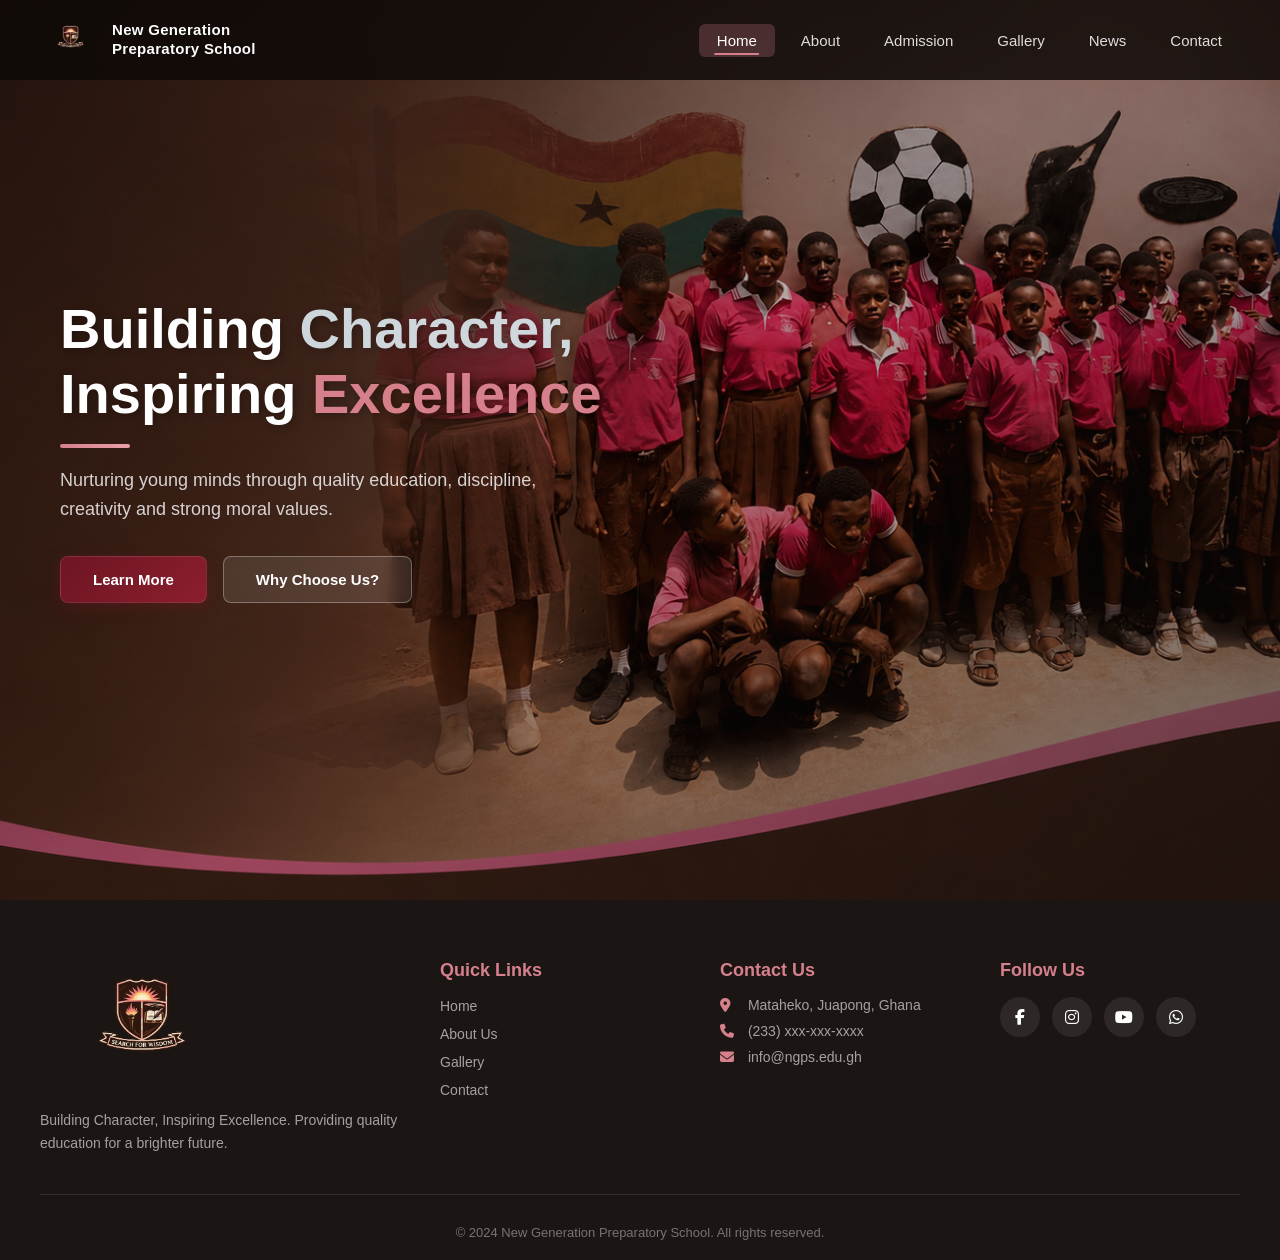
<file: index.html>
<!DOCTYPE html>
<html lang="en">
<head>
  <meta charset="UTF-8">
  <meta name="viewport" content="width=device-width, initial-scale=1.0">
  <title>New Generation Preparatory School</title>
  <link rel="stylesheet" href="https://cdnjs.cloudflare.com/ajax/libs/font-awesome/6.5.0/css/all.min.css">
  <link rel="stylesheet" href="./css/homePage.css">
</head>
<body>
    <div class="hero-overlay"></div>

    <header class="navbar">
      <div class="brand">
        <a href="index.html">
          <img src="./images/download.png" alt="School logo" width="60">
          <span class="brand-name">New Generation<br>Preparatory School</span>
        </a>
      </div>
      <button class="hamburger" aria-label="Toggle navigation">
        <i class="fa fa-bars"></i>
      </button>
      <nav class="nav-links" role="navigation">
        <a href="index.html" class="active">Home</a>
        <a href="./pages/aboutPage.html">About</a>
        <a href="./pages/admission.html">Admission</a>
        <a href="./pages/gallery.html">Gallery</a>
        <a href="./pages/news.html">News</a>
        <a href="./pages/contact.html">Contact</a>
      </nav>
    </header>

    <main class="hero">
      <div class="contentArea">
        <h1>
          Building <span class="highlight-light">Character,</span>
          <br />
          Inspiring <span class="highlight-accent">Excellence</span>
        </h1>
        <div class="short-line"></div>
        <p class="tagline">Nurturing young minds through quality education, discipline, creativity and strong moral values.</p>
        <div class="cta-buttons">
          <a class="btn-primary" href="./pages/aboutPage.html">Learn More</a>
          <a class="btn-secondary" href="./pages/aboutPage.html#whychooseus">Why Choose Us?</a>
        </div>
      </div>
    </main>

    <footer class="site-footer">
      <div class="footer-content">
        <div class="footer-brand">
          <img src="./images/download.png" alt="School logo" width="200">
          <p class="footer-desc">Building Character, Inspiring Excellence. Providing quality education for a brighter future.</p>
        </div>
        <div class="footer-links">
          <h3>Quick Links</h3>
          <ul>
            <li><a href="index.html">Home</a></li>
            <li><a href="./pages/aboutPage.html">About Us</a></li>
            <li><a href="./pages/gallery.html">Gallery</a></li>
            <li><a href="./pages/contact.html">Contact</a></li>
          </ul>
        </div>
        <div class="footer-contact">
          <h3>Contact Us</h3>
          <ul>
            <li><i class="fa fa-location-dot"></i> Mataheko, Juapong, Ghana</li>
            <li><i class="fa fa-phone"></i> (233) xxx-xxx-xxxx</li>
            <li><i class="fa fa-envelope"></i> info@ngps.edu.gh</li>
          </ul>
        </div>
        <div class="footer-social">
          <h3>Follow Us</h3>
          <div class="social-icons">
            <a href="#"><i class="fab fa-facebook-f"></i></a>
            <a href="#"><i class="fab fa-instagram"></i></a>
            <a href="#"><i class="fab fa-youtube"></i></a>
            <a href="#"><i class="fab fa-whatsapp"></i></a>
          </div>
        </div>
      </div>
      <div class="footer-bottom">
        <p>&copy; 2024 New Generation Preparatory School. All rights reserved.</p>
      </div>
    </footer>

    <script src="./js/nav.js"></script>
</body>
</html>
</file>
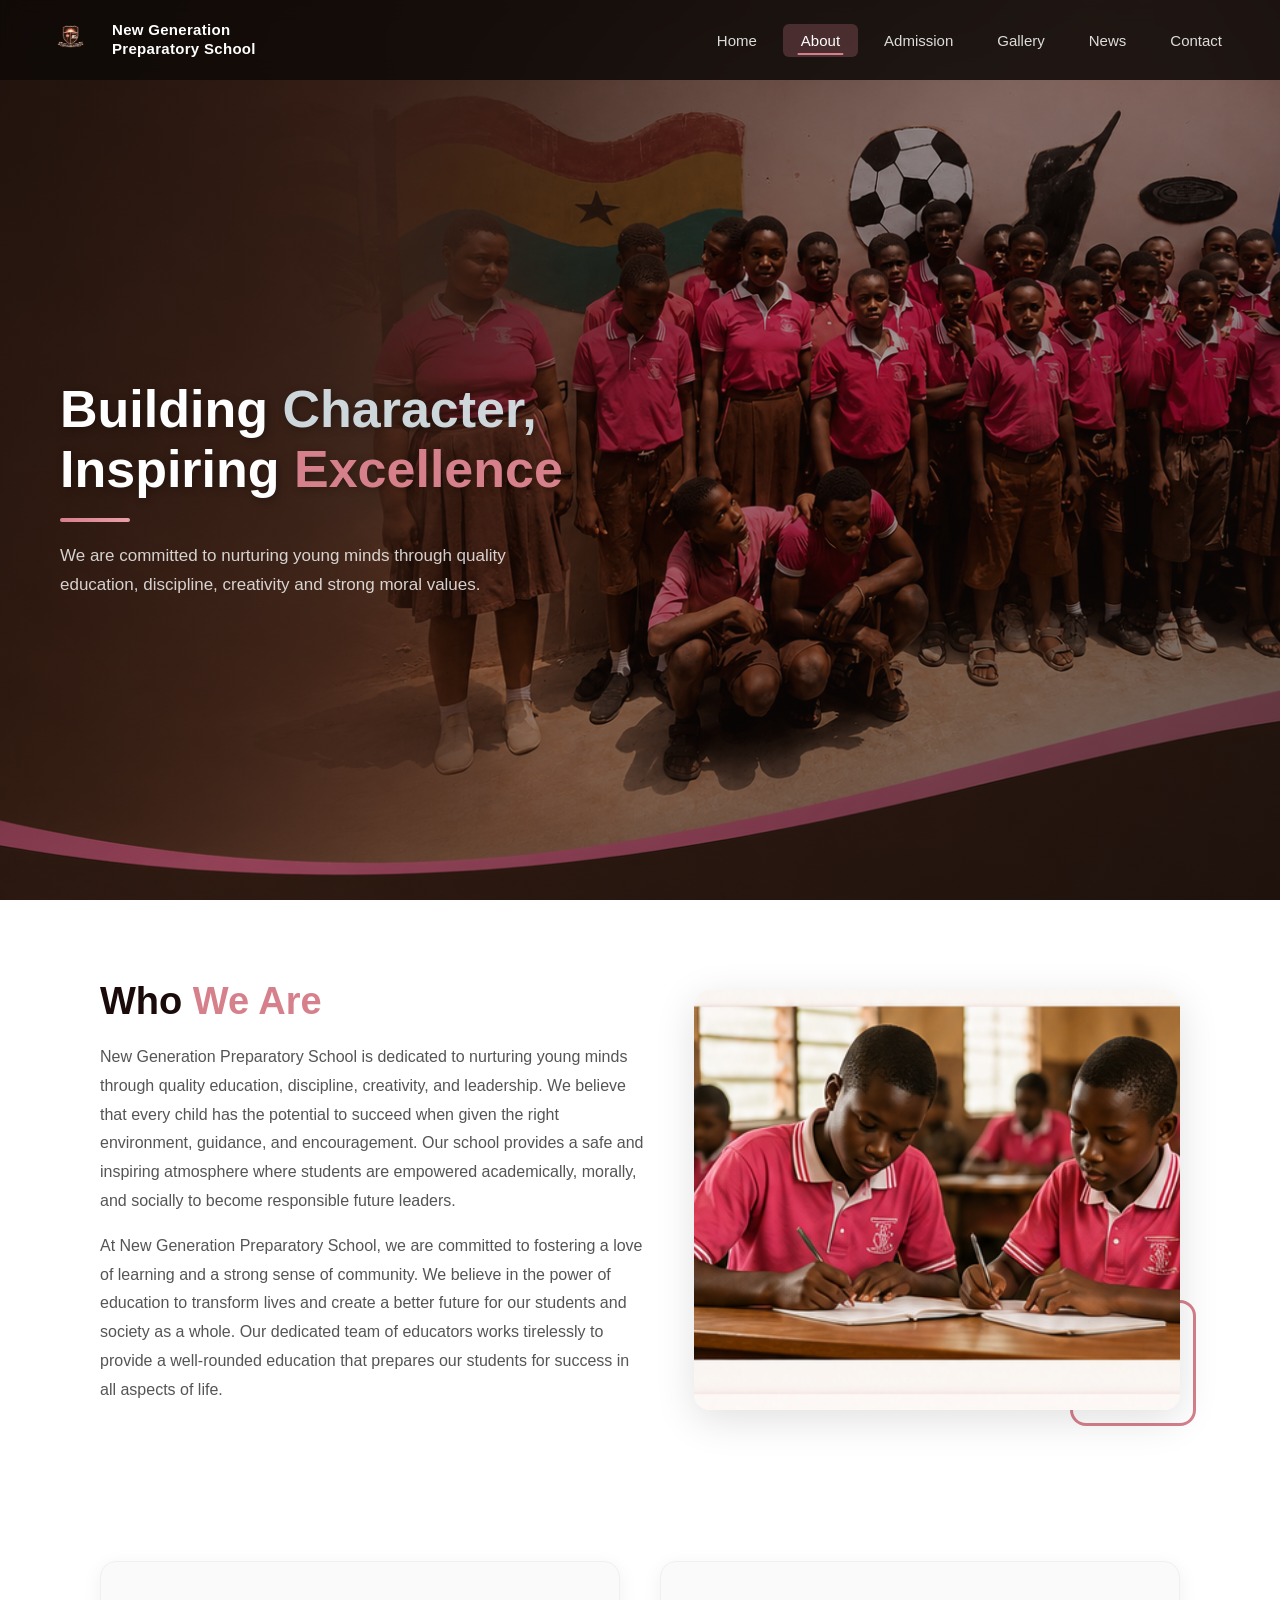
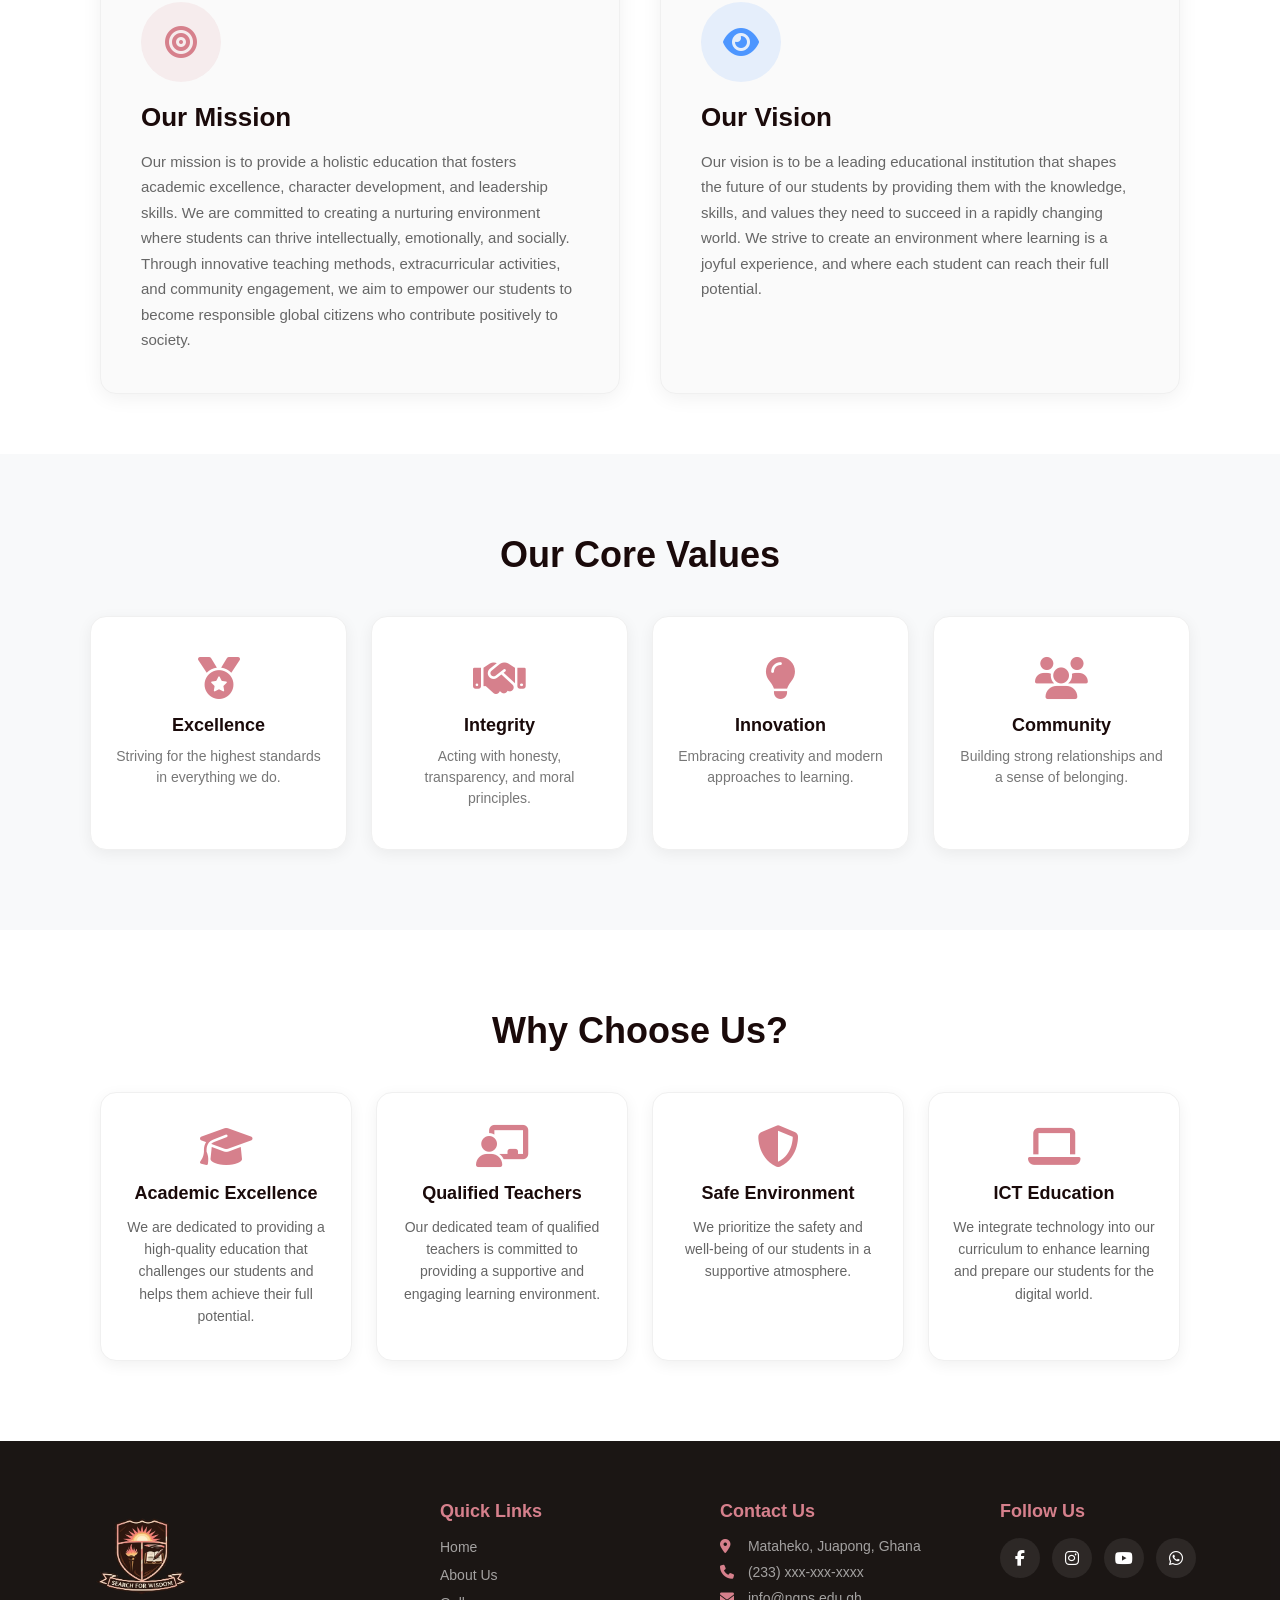
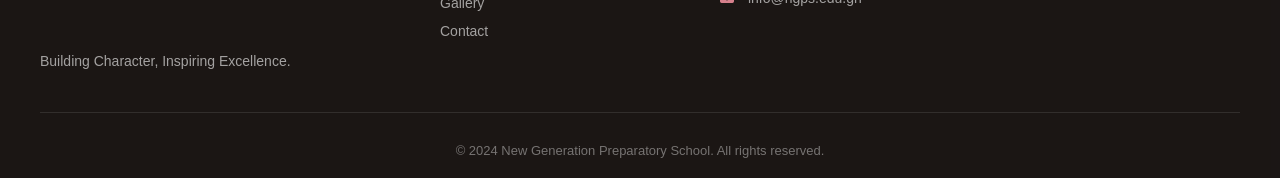
<file: pages/aboutPage.html>
<!DOCTYPE html>
<html lang="en">
  <head>
    <meta charset="UTF-8" />
    <meta name="viewport" content="width=device-width, initial-scale=1.0" />
    <title>About Us - New Generation Preparatory School</title>
    <link
      rel="stylesheet"
      href="https://cdnjs.cloudflare.com/ajax/libs/font-awesome/6.5.0/css/all.min.css"
    />
    <link rel="stylesheet" href="../css/aboutPage.css" />
  </head>
  <body>
    <header class="navbar">
      <div class="brand">
        <a href="../index.html">
          <img src="../images/download.png" alt="School logo" width="60" />
          <span class="brand-name">New Generation<br />Preparatory School</span>
        </a>
      </div>
      <button class="hamburger" aria-label="Toggle navigation">
        <i class="fa fa-bars"></i>
      </button>
      <nav class="nav-links" role="navigation">
        <a href="../index.html">Home</a>
        <a href="../pages/aboutPage.html" class="active">About</a>
        <a href="../pages/admission.html">Admission</a>
        <a href="../pages/gallery.html">Gallery</a>
        <a href="../pages/news.html">News</a>
        <a href="../pages/contact.html">Contact</a>
      </nav>
    </header>

    <div class="topbox">
      <div class="info">
        <h1>
          Building <span class="highlight-light">Character,</span>
          <br />
          Inspiring <span class="highlight-accent">Excellence</span>
        </h1>
        <div class="shortline"></div>
        <p class="paragraph">
          We are committed to nurturing young minds through quality education,
          discipline, creativity and strong moral values.
        </p>
      </div>
    </div>

    <section class="about-section">
      <div class="about-intro">
        <div class="about-text">
          <h2>Who <span>We Are</span></h2>
          <p>
            New Generation Preparatory School is dedicated to nurturing young
            minds through quality education, discipline, creativity, and
            leadership. We believe that every child has the potential to succeed
            when given the right environment, guidance, and encouragement. Our
            school provides a safe and inspiring atmosphere where students are
            empowered academically, morally, and socially to become responsible
            future leaders.
          </p>
          <p>
            At New Generation Preparatory School, we are committed to fostering
            a love of learning and a strong sense of community. We believe in
            the power of education to transform lives and create a better future
            for our students and society as a whole. Our dedicated team of
            educators works tirelessly to provide a well-rounded education that
            prepares our students for success in all aspects of life.
          </p>
        </div>
        <div class="about-image">
          <img
            src="../images/classroom_students.png"
            alt="Students in classroom"
          />
        </div>
      </div>

      <div class="missionvision">
        <div class="mission">
          <div class="icon-circle mission-icon">
            <i class="fa fa-bullseye"></i>
          </div>
          <h2>Our Mission</h2>
          <p>
            Our mission is to provide a holistic education that fosters academic
            excellence, character development, and leadership skills. We are
            committed to creating a nurturing environment where students can
            thrive intellectually, emotionally, and socially. Through innovative
            teaching methods, extracurricular activities, and community
            engagement, we aim to empower our students to become responsible
            global citizens who contribute positively to society.
          </p>
        </div>

        <div class="vision">
          <div class="icon-circle vision-icon">
            <i class="fa fa-eye"></i>
          </div>
          <h2>Our Vision</h2>
          <p>
            Our vision is to be a leading educational institution that shapes
            the future of our students by providing them with the knowledge,
            skills, and values they need to succeed in a rapidly changing world.
            We strive to create an environment where learning is a joyful
            experience, and where each student can reach their full potential.
          </p>
        </div>
      </div>

      <div class="values">
        <h2>Our Core Values</h2>
        <div class="values-grid">
          <div class="value-card">
            <i class="fa fa-medal"></i>
            <h3>Excellence</h3>
            <p>Striving for the highest standards in everything we do.</p>
          </div>
          <div class="value-card">
            <i class="fa fa-handshake"></i>
            <h3>Integrity</h3>
            <p>Acting with honesty, transparency, and moral principles.</p>
          </div>
          <div class="value-card">
            <i class="fa fa-lightbulb"></i>
            <h3>Innovation</h3>
            <p>Embracing creativity and modern approaches to learning.</p>
          </div>
          <div class="value-card">
            <i class="fa fa-users"></i>
            <h3>Community</h3>
            <p>Building strong relationships and a sense of belonging.</p>
          </div>
        </div>
      </div>

      <section id="whychooseus" class="why-section">
        <h2>Why Choose Us?</h2>
        <div class="cards">
          <div class="card">
            <i class="fa fa-graduation-cap"></i>
            <h3>Academic Excellence</h3>
            <p>
              We are dedicated to providing a high-quality education that
              challenges our students and helps them achieve their full
              potential.
            </p>
          </div>
          <div class="card">
            <i class="fa fa-chalkboard-teacher"></i>
            <h3>Qualified Teachers</h3>
            <p>
              Our dedicated team of qualified teachers is committed to providing
              a supportive and engaging learning environment.
            </p>
          </div>
          <div class="card">
            <i class="fa fa-shield-halved"></i>
            <h3>Safe Environment</h3>
            <p>
              We prioritize the safety and well-being of our students in a
              supportive atmosphere.
            </p>
          </div>
          <div class="card">
            <i class="fa fa-laptop"></i>
            <h3>ICT Education</h3>
            <p>
              We integrate technology into our curriculum to enhance learning
              and prepare our students for the digital world.
            </p>
          </div>
        </div>
      </section>
    </section>

    <footer class="site-footer">
      <div class="footer-content">
        <div class="footer-brand">
          <img src="../images/download.png" alt="School logo" width="200" />
          <p class="footer-desc">Building Character, Inspiring Excellence.</p>
        </div>
        <div class="footer-links">
          <h3>Quick Links</h3>
          <ul>
            <li><a href="../index.html">Home</a></li>
            <li><a href="../pages/aboutPage.html">About Us</a></li>
            <li><a href="../pages/gallery.html">Gallery</a></li>
            <li><a href="../pages/contact.html">Contact</a></li>
          </ul>
        </div>
        <div class="footer-contact">
          <h3>Contact Us</h3>
          <ul>
            <li><i class="fa fa-location-dot"></i> Mataheko, Juapong, Ghana</li>
            <li><i class="fa fa-phone"></i> (233) xxx-xxx-xxxx</li>
            <li><i class="fa fa-envelope"></i> info@ngps.edu.gh</li>
          </ul>
        </div>
        <div class="footer-social">
          <h3>Follow Us</h3>
          <div class="social-icons">
            <a href="#"><i class="fab fa-facebook-f"></i></a>
            <a href="#"><i class="fab fa-instagram"></i></a>
            <a href="#"><i class="fab fa-youtube"></i></a>
            <a href="#"><i class="fab fa-whatsapp"></i></a>
          </div>
        </div>
      </div>
      <div class="footer-bottom">
        <p>
          &copy; 2024 New Generation Preparatory School. All rights reserved.
        </p>
      </div>
    </footer>

    <script src="../js/nav.js"></script>
  </body>
</html>
</file>
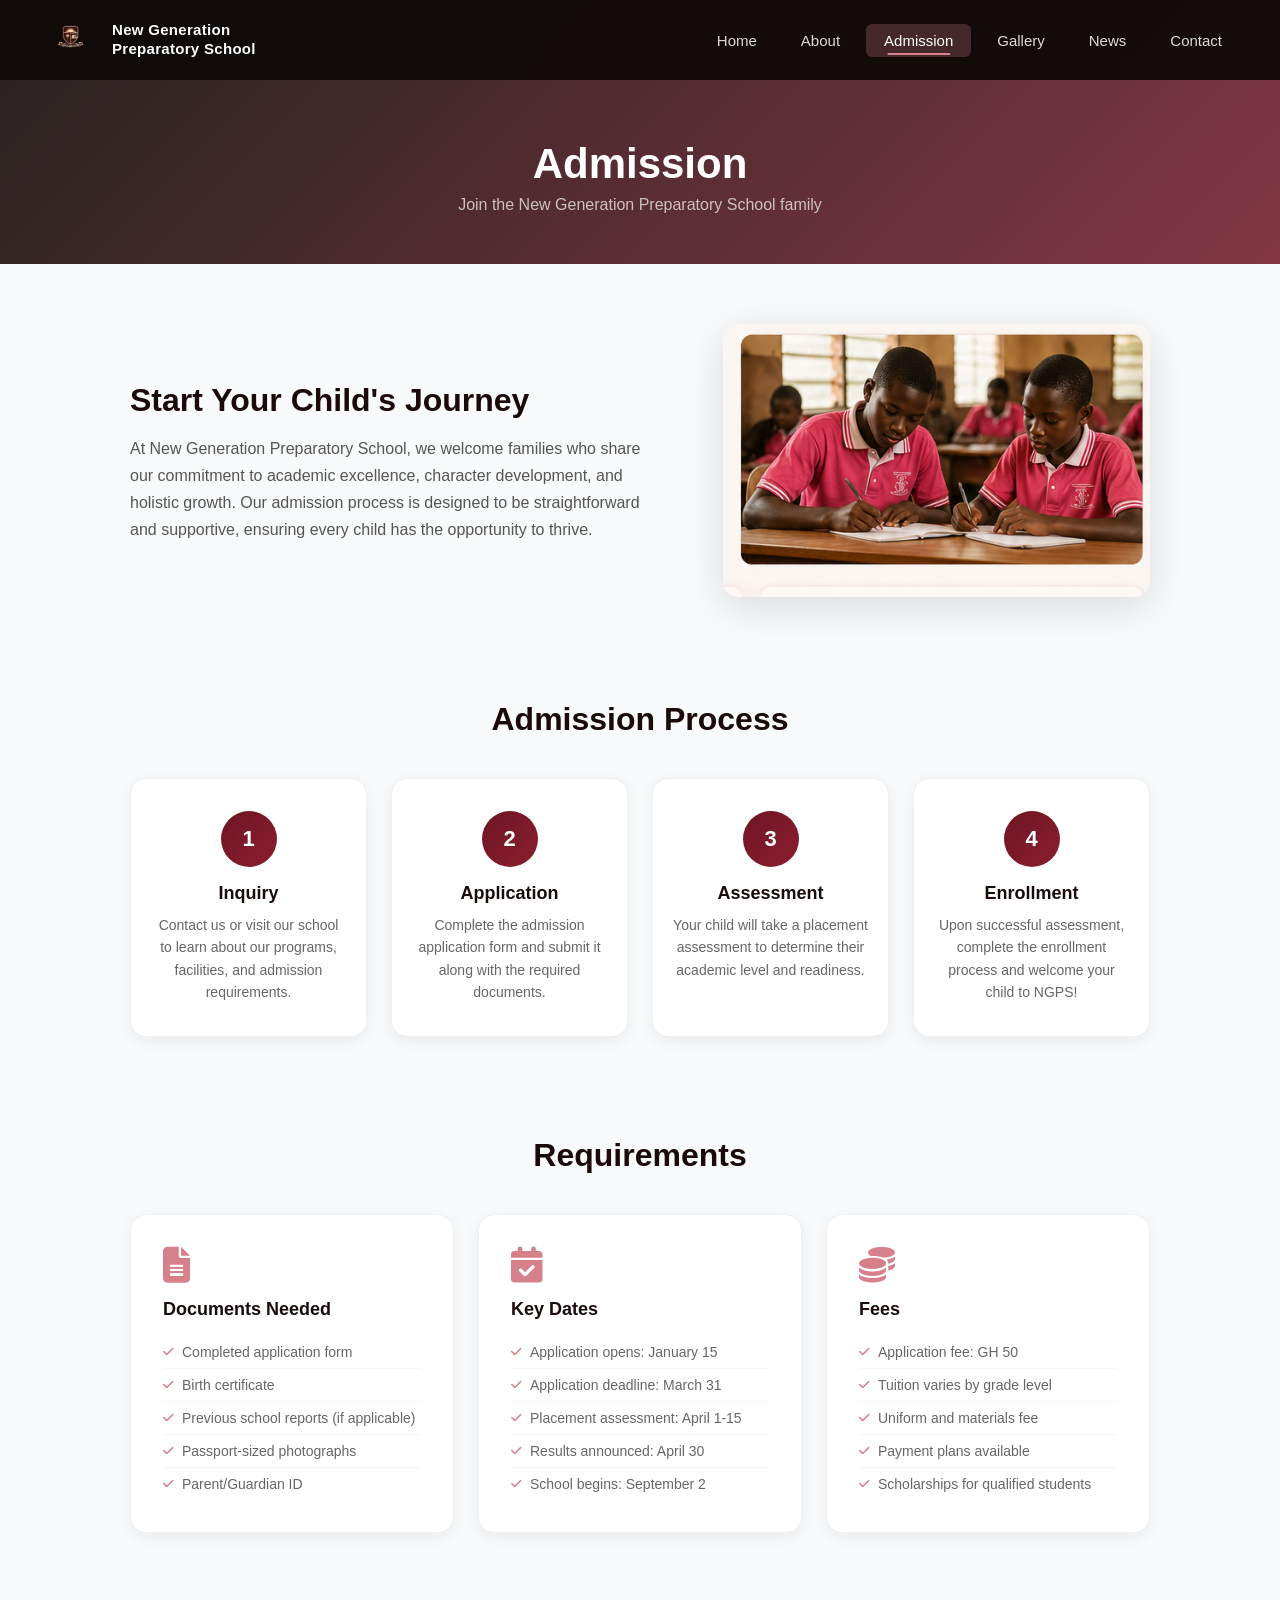
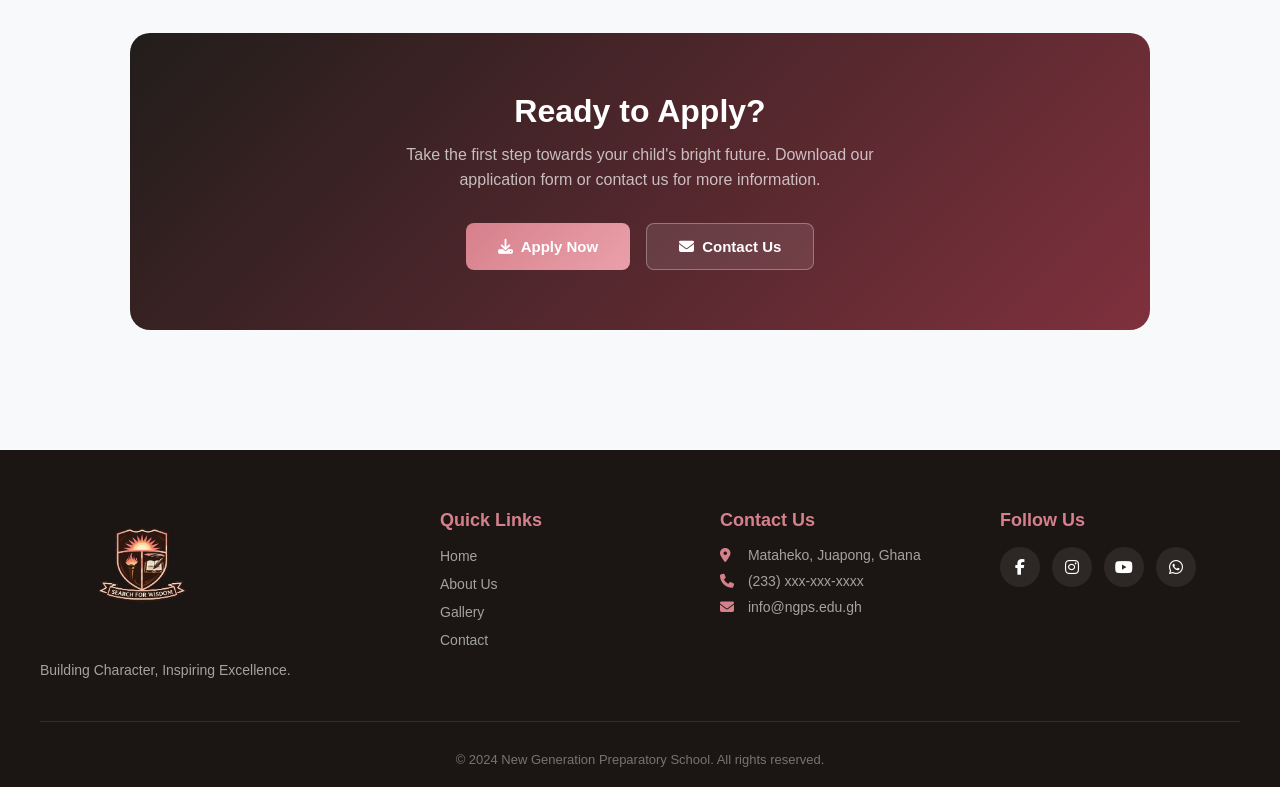
<file: pages/admission.html>
<!DOCTYPE html>
<html lang="en">
  <head>
    <meta charset="UTF-8" />
    <meta name="viewport" content="width=device-width, initial-scale=1.0" />
    <title>Admission - New Generation Preparatory School</title>
    <link
      rel="stylesheet"
      href="https://cdnjs.cloudflare.com/ajax/libs/font-awesome/6.5.0/css/all.min.css"
    />
    <link rel="stylesheet" href="../css/admission.css" />
  </head>
  <body>
    <header class="navbar">
      <div class="brand">
        <a href="../index.html">
          <img src="../images/download.png" alt="School logo" width="60" />
          <span class="brand-name">New Generation<br />Preparatory School</span>
        </a>
      </div>
      <button class="hamburger" aria-label="Toggle navigation">
        <i class="fa fa-bars"></i>
      </button>
      <nav class="nav-links" role="navigation">
        <a href="../index.html">Home</a>
        <a href="../pages/aboutPage.html">About</a>
        <a href="../pages/admission.html" class="active">Admission</a>
        <a href="../pages/gallery.html">Gallery</a>
        <a href="../pages/news.html">News</a>
        <a href="../pages/contact.html">Contact</a>
      </nav>
    </header>

    <main>
      <div class="page-hero">
        <h1>Admission</h1>
        <p>Join the New Generation Preparatory School family</p>
      </div>

      <div class="admission-content">
        <section class="intro-section">
          <div class="intro-text">
            <h2>Start Your Child's Journey</h2>
            <p>
              At New Generation Preparatory School, we welcome families who
              share our commitment to academic excellence, character
              development, and holistic growth. Our admission process is
              designed to be straightforward and supportive, ensuring every
              child has the opportunity to thrive.
            </p>
          </div>
          <div class="intro-image">
            <img
              src="../images/classroom_students.png"
              alt="Students at NGPS"
            />
          </div>
        </section>

        <section class="process-section">
          <h2>Admission Process</h2>
          <div class="process-steps">
            <div class="step">
              <div class="step-number">1</div>
              <h3>Inquiry</h3>
              <p>
                Contact us or visit our school to learn about our programs,
                facilities, and admission requirements.
              </p>
            </div>
            <div class="step">
              <div class="step-number">2</div>
              <h3>Application</h3>
              <p>
                Complete the admission application form and submit it along with
                the required documents.
              </p>
            </div>
            <div class="step">
              <div class="step-number">3</div>
              <h3>Assessment</h3>
              <p>
                Your child will take a placement assessment to determine their
                academic level and readiness.
              </p>
            </div>
            <div class="step">
              <div class="step-number">4</div>
              <h3>Enrollment</h3>
              <p>
                Upon successful assessment, complete the enrollment process and
                welcome your child to NGPS!
              </p>
            </div>
          </div>
        </section>

        <section class="requirements-section">
          <h2>Requirements</h2>
          <div class="requirements-grid">
            <div class="req-card">
              <i class="fa fa-file-lines"></i>
              <h3>Documents Needed</h3>
              <ul>
                <li>Completed application form</li>
                <li>Birth certificate</li>
                <li>Previous school reports (if applicable)</li>
                <li>Passport-sized photographs</li>
                <li>Parent/Guardian ID</li>
              </ul>
            </div>
            <div class="req-card">
              <i class="fa fa-calendar-check"></i>
              <h3>Key Dates</h3>
              <ul>
                <li>Application opens: January 15</li>
                <li>Application deadline: March 31</li>
                <li>Placement assessment: April 1-15</li>
                <li>Results announced: April 30</li>
                <li>School begins: September 2</li>
              </ul>
            </div>
            <div class="req-card">
              <i class="fa fa-coins"></i>
              <h3>Fees</h3>
              <ul>
                <li>Application fee: GH 50</li>
                <li>Tuition varies by grade level</li>
                <li>Uniform and materials fee</li>
                <li>Payment plans available</li>
                <li>Scholarships for qualified students</li>
              </ul>
            </div>
          </div>
        </section>

        <section class="cta-section">
          <div class="cta-box">
            <h2>Ready to Apply?</h2>
            <p>
              Take the first step towards your child's bright future. Download
              our application form or contact us for more information.
            </p>
            <div class="cta-buttons">
              <a href="./form.html" class="btn-primary"
                ><i class="fa fa-download"></i>Apply Now</a
              >
              <a href="../pages/contact.html" class="btn-secondary"
                ><i class="fa fa-envelope"></i> Contact Us</a
              >
            </div>
          </div>
        </section>
      </div>
    </main>

    <footer class="site-footer">
      <div class="footer-content">
        <div class="footer-brand">
          <img src="../images/download.png" alt="School logo" width="200" />
          <p class="footer-desc">Building Character, Inspiring Excellence.</p>
        </div>
        <div class="footer-links">
          <h3>Quick Links</h3>
          <ul>
            <li><a href="../index.html">Home</a></li>
            <li><a href="../pages/aboutPage.html">About Us</a></li>
            <li><a href="../pages/gallery.html">Gallery</a></li>
            <li><a href="../pages/contact.html">Contact</a></li>
          </ul>
        </div>
        <div class="footer-contact">
          <h3>Contact Us</h3>
          <ul>
            <li><i class="fa fa-location-dot"></i> Mataheko, Juapong, Ghana</li>
            <li><i class="fa fa-phone"></i> (233) xxx-xxx-xxxx</li>
            <li><i class="fa fa-envelope"></i> info@ngps.edu.gh</li>
          </ul>
        </div>
        <div class="footer-social">
          <h3>Follow Us</h3>
          <div class="social-icons">
            <a href="#"><i class="fab fa-facebook-f"></i></a>
            <a href="#"><i class="fab fa-instagram"></i></a>
            <a href="#"><i class="fab fa-youtube"></i></a>
            <a href="#"><i class="fab fa-whatsapp"></i></a>
          </div>
        </div>
      </div>
      <div class="footer-bottom">
        <p>
          &copy; 2024 New Generation Preparatory School. All rights reserved.
        </p>
      </div>
    </footer>

    <script src="../js/nav.js"></script>
  </body>
</html>
</file>
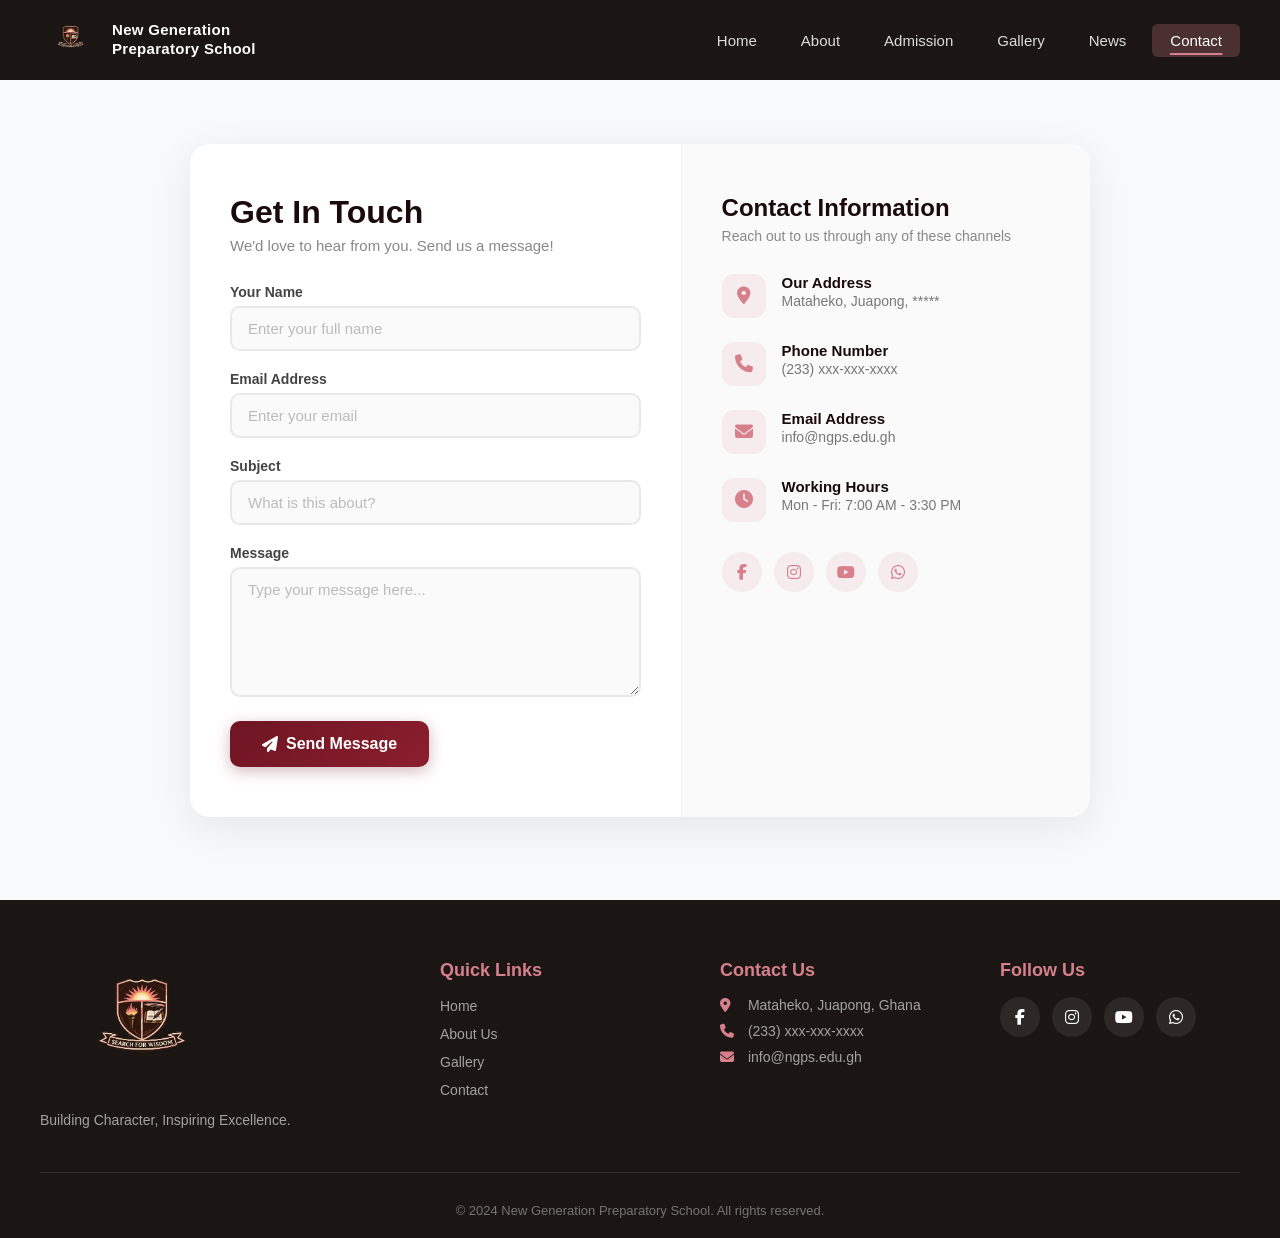
<file: pages/contact.html>
<!DOCTYPE html>
<html lang="en">
  <head>
    <meta charset="UTF-8" />
    <meta name="viewport" content="width=device-width, initial-scale=1.0" />
    <title>Contact Us - New Generation Preparatory School</title>
    <link
      rel="stylesheet"
      href="https://cdnjs.cloudflare.com/ajax/libs/font-awesome/6.5.0/css/all.min.css"
    />
    <link rel="stylesheet" href="../css/contact.css" />
  </head>
  <body>
    <header class="navbar">
      <div class="brand">
        <a href="../index.html">
          <img src="../images/download.png" alt="School logo" width="60" />
          <span class="brand-name">New Generation<br />Preparatory School</span>
        </a>
      </div>
      <button class="hamburger" aria-label="Toggle navigation">
        <i class="fa fa-bars"></i>
      </button>
      <nav class="nav-links" role="navigation">
        <a href="../index.html">Home</a>
        <a href="../pages/aboutPage.html">About</a>
        <a href="../pages/admission.html">Admission</a>
        <a href="../pages/gallery.html">Gallery</a>
        <a href="../pages/news.html">News</a>
        <a href="../pages/contact.html" class="active">Contact</a>
      </nav>
    </header>

    <main>
      <div class="mainbox">
        <div class="formbox">
          <h1>Get In Touch</h1>
          <p class="form-subtitle">
            We'd love to hear from you. Send us a message!
          </p>
          <form action="process-contact.php" method="post">
            <div class="form-group">
              <label for="name">Your Name</label>
              <input type="text" id="name" name="name" placeholder="Enter your full name" />
            </div>

            <div class="form-group">
              <label for="email">Email Address</label>
              <input type="email" id="email" name="email" placeholder="Enter your email" />
            </div>

            <div class="form-group">
              <label for="subject">Subject</label>
              <input
                type="text"
                id="subject"
                name="subject"
                placeholder="What is this about?"
              />
            </div>

            <div class="form-group">
              <label for="message">Message</label>
              <textarea
                id="message"
                rows="6"
                name="message"
                placeholder="Type your message here..."
              ></textarea>
            </div>

            <button class="submit" type="submit">
              <i class="fa fa-paper-plane"></i> Send Message
            </button>
          </form> 
        </div>

        <div class="contactinfo">
          <h3>Contact Information</h3>
          <p class="info-subtitle">
            Reach out to us through any of these channels
          </p>

          <div class="info-item">
            <div class="info-icon">
              <i class="fa fa-location-dot"></i>
            </div>
            <div>
              <h4>Our Address</h4>
              <p>Mataheko, Juapong, *****</p>
            </div>
          </div>

          <div class="info-item">
            <div class="info-icon">
              <i class="fa fa-phone"></i>
            </div>
            <div>
              <h4>Phone Number</h4>
              <p>(233) xxx-xxx-xxxx</p>
            </div>
          </div>

          <div class="info-item">
            <div class="info-icon">
              <i class="fa fa-envelope"></i>
            </div>
            <div>
              <h4>Email Address</h4>
              <p>info@ngps.edu.gh</p>
            </div>
          </div>

          <div class="info-item">
            <div class="info-icon">
              <i class="fa fa-clock"></i>
            </div>
            <div>
              <h4>Working Hours</h4>
              <p>Mon - Fri: 7:00 AM - 3:30 PM</p>
            </div>
          </div>

          <div class="social-row">
            <a href="#"><i class="fab fa-facebook-f"></i></a>
            <a href="#"><i class="fab fa-instagram"></i></a>
            <a href="#"><i class="fab fa-youtube"></i></a>
            <a href="#"><i class="fab fa-whatsapp"></i></a>
          </div>
        </div>
      </div>
    </main>

    <footer class="site-footer">
      <div class="footer-content">
        <div class="footer-brand">
          <img src="../images/download.png" alt="School logo" width="200" />
          <p class="footer-desc">Building Character, Inspiring Excellence.</p>
        </div>
        <div class="footer-links">
          <h3>Quick Links</h3>
          <ul>
            <li><a href="../index.html">Home</a></li>
            <li><a href="../pages/aboutPage.html">About Us</a></li>
            <li><a href="../pages/gallery.html">Gallery</a></li>
            <li><a href="../pages/contact.html">Contact</a></li>
          </ul>
        </div>
        <div class="footer-contact">
          <h3>Contact Us</h3>
          <ul>
            <li><i class="fa fa-location-dot"></i> Mataheko, Juapong, Ghana</li>
            <li><i class="fa fa-phone"></i> (233) xxx-xxx-xxxx</li>
            <li><i class="fa fa-envelope"></i> info@ngps.edu.gh</li>
          </ul>
        </div>
        <div class="footer-social">
          <h3>Follow Us</h3>
          <div class="social-icons">
            <a href="#"><i class="fab fa-facebook-f"></i></a>
            <a href="#"><i class="fab fa-instagram"></i></a>
            <a href="#"><i class="fab fa-youtube"></i></a>
            <a href="#"><i class="fab fa-whatsapp"></i></a>
          </div>
        </div>
      </div>
      <div class="footer-bottom">
        <p>
          &copy; 2024 New Generation Preparatory School. All rights reserved.
        </p>
      </div>
    </footer>

    <script src="../js/nav.js"></script>
  </body>
</html>
</file>
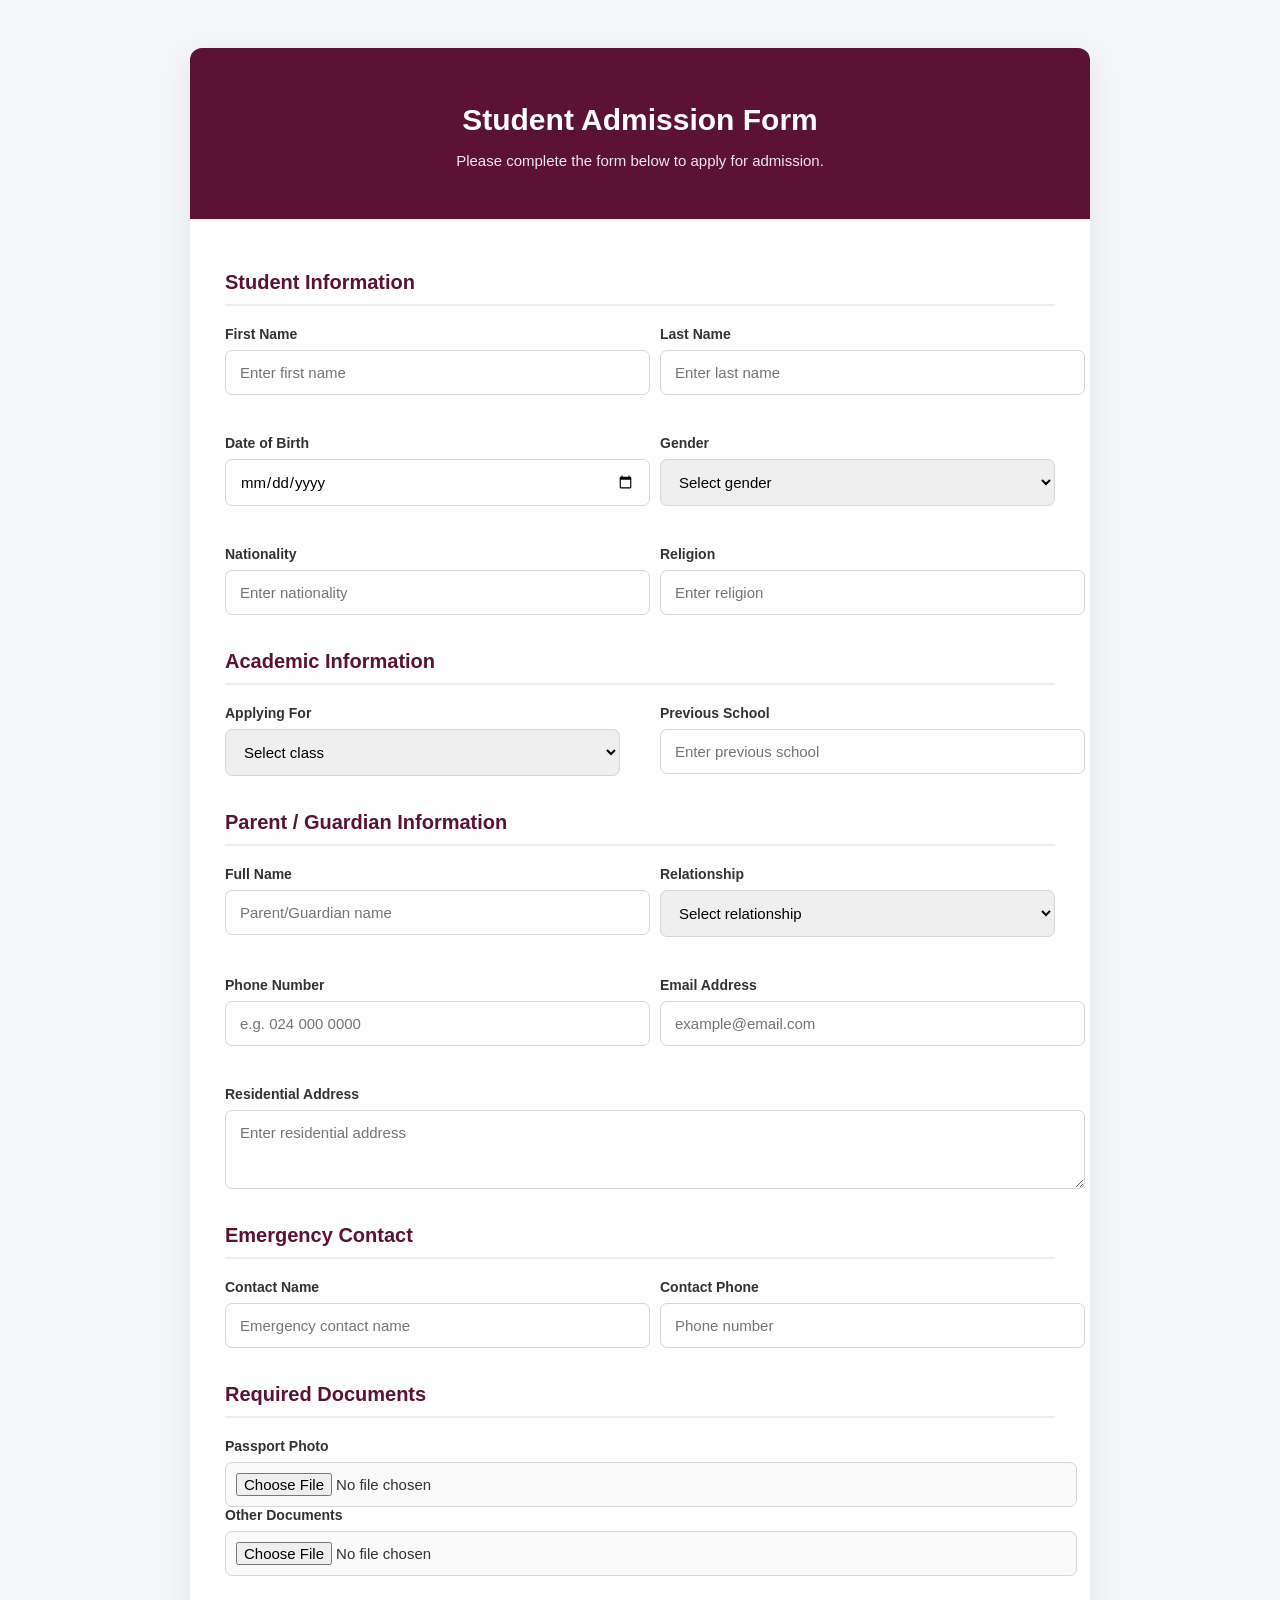
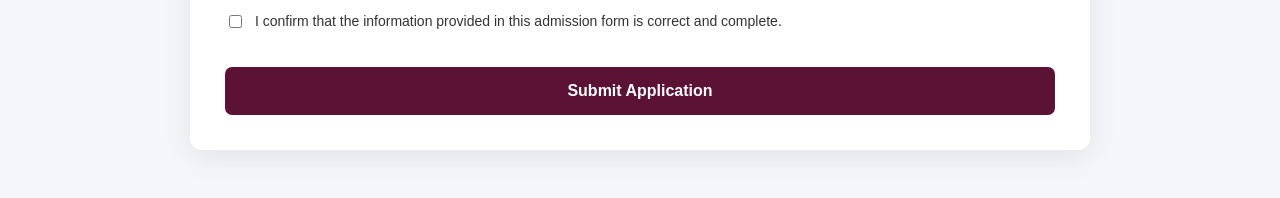
<file: pages/form.html>
<!doctype html>
<html lang="en">
  <head>
    <meta charset="UTF-8" />
    <meta name="viewport" content="width=device-width, initial-scale=1.0" />
    <title>Student Admission Form</title>
    <link rel="stylesheet" href="../css/form.css" />
  </head>
  <body>
    <div class="form-container">
      <div class="form-header">
        <h1>Student Admission Form</h1>
        <p>Please complete the form below to apply for admission.</p>
      </div>

      <form action="process-admission.php" method="post" enctype="multipart/form-data">
        <!-- Student Information -->
        <section>
          <h2>Student Information</h2>

          <div class="form-grid">
            <div class="form-group">
              <label for="firstName">First Name</label>
              <input
                type="text"
                id="firstName"
                name="firstName"
                placeholder="Enter first name"
                required
              />
            </div>

            <div class="form-group">
              <label for="lastName">Last Name</label>
              <input
                type="text"
                id="lastName"
                name="lastName"
                placeholder="Enter last name"
                required
              />
            </div>

            <div class="form-group">
              <label for="dob">Date of Birth</label>
              <input type="date" id="dob" name="dob" required />
            </div>

            <div class="form-group">
              <label for="gender">Gender</label>
              <select id="gender" name="gender" required>
                <option value="">Select gender</option>
                <option value="male">Male</option>
                <option value="female">Female</option>
              </select>
            </div>

            <div class="form-group">
              <label for="nationality">Nationality</label>
              <input
                type="text"
                id="nationality"
                name="nationality"
                placeholder="Enter nationality"
              />
            </div>

            <div class="form-group">
              <label for="religion">Religion</label>
              <input
                type="text"
                id="religion"
                name="religion"
                placeholder="Enter religion"
              />
            </div>
          </div>
        </section>

        <!-- Academic Information -->
        <section>
          <h2>Academic Information</h2>

          <div class="form-grid">
            <div class="form-group">
              <label for="class">Applying For</label>
              <select id="class" name="class" required>
                <option value="">Select class</option>
                <option value="kg1">Kindergarten 1</option>
                <option value="kg2">Kindergarten 2</option>
                <option value="basic1">Basic 1</option>
                <option value="basic2">Basic 2</option>
                <option value="basic3">Basic 3</option>
                <option value="basic4">Basic 4</option>
                <option value="basic5">Basic 5</option>
                <option value="basic6">Basic 6</option>
                <option value="jhs1">JHS 1</option>
                <option value="jhs2">JHS 2</option>
                <option value="jhs3">JHS 3</option>
              </select>
            </div>

            <div class="form-group">
              <label for="previousSchool">Previous School</label>
              <input
                type="text"
                id="previousSchool"
                name="previousSchool"
                placeholder="Enter previous school"
              />
            </div>
          </div>
        </section>

        <!-- Parent / Guardian Information -->
        <section>
          <h2>Parent / Guardian Information</h2>

          <div class="form-grid">
            <div class="form-group">
              <label for="guardianName">Full Name</label>
              <input
                type="text"
                id="guardianName"
                name="guardianName"
                placeholder="Parent/Guardian name"
                required
              />
            </div>

            <div class="form-group">
              <label for="relationship">Relationship</label>
              <select id="relationship" name="relationship" required>
                <option value="">Select relationship</option>
                <option value="father">Father</option>
                <option value="mother">Mother</option>
                <option value="guardian">Guardian</option>
                <option value="other">Other</option>
              </select>
            </div>

            <div class="form-group">
              <label for="phone">Phone Number</label>
              <input
                type="tel"
                id="phone"
                name="phone"
                placeholder="e.g. 024 000 0000"
                required
              />
            </div>

            <div class="form-group">
              <label for="email">Email Address</label>
              <input
                type="email"
                id="email"
                name="email"
                placeholder="example@email.com"
              />
            </div>

            <div class="form-group full-width">
              <label for="address">Residential Address</label>
              <textarea
                id="address"
                name="address"
                placeholder="Enter residential address"
                rows="3"
              ></textarea>
            </div>
          </div>
        </section>

        <!-- Emergency Contact -->
        <section>
          <h2>Emergency Contact</h2>

          <div class="form-grid">
            <div class="form-group">
              <label for="emergencyName">Contact Name</label>
              <input
                type="text"
                id="emergencyName"
                name="emergencyName"
                placeholder="Emergency contact name"
              />
            </div>

            <div class="form-group">
              <label for="emergencyPhone">Contact Phone</label>
              <input
                type="tel"
                id="emergencyPhone"
                name="emergencyPhone"
                placeholder="Phone number"
              />
            </div>
          </div>
        </section>

        <!-- Documents -->
        <section>
          <h2>Required Documents</h2>

          <div class="form-group">
            <label for="photo">Passport Photo</label>
            <input type="file" id="photo" name="photo" accept="image/*" />
          </div>

          <div class="form-group">
            <label for="documents">Other Documents</label>
            <input
              type="file"
              id="documents"
              name="documents"
              accept=".pdf,.jpg,.jpeg,.png"
            />
          </div>
        </section>

        <!-- Declaration -->
        <section class="declaration">
          <label class="checkbox">
            <input type="checkbox" required />
            <span>
              I confirm that the information provided in this admission form is
              correct and complete.
            </span>
          </label>
        </section>

        <button type="submit">Submit Application</button>
      </form>
    </div>
  </body>
</html>
</file>
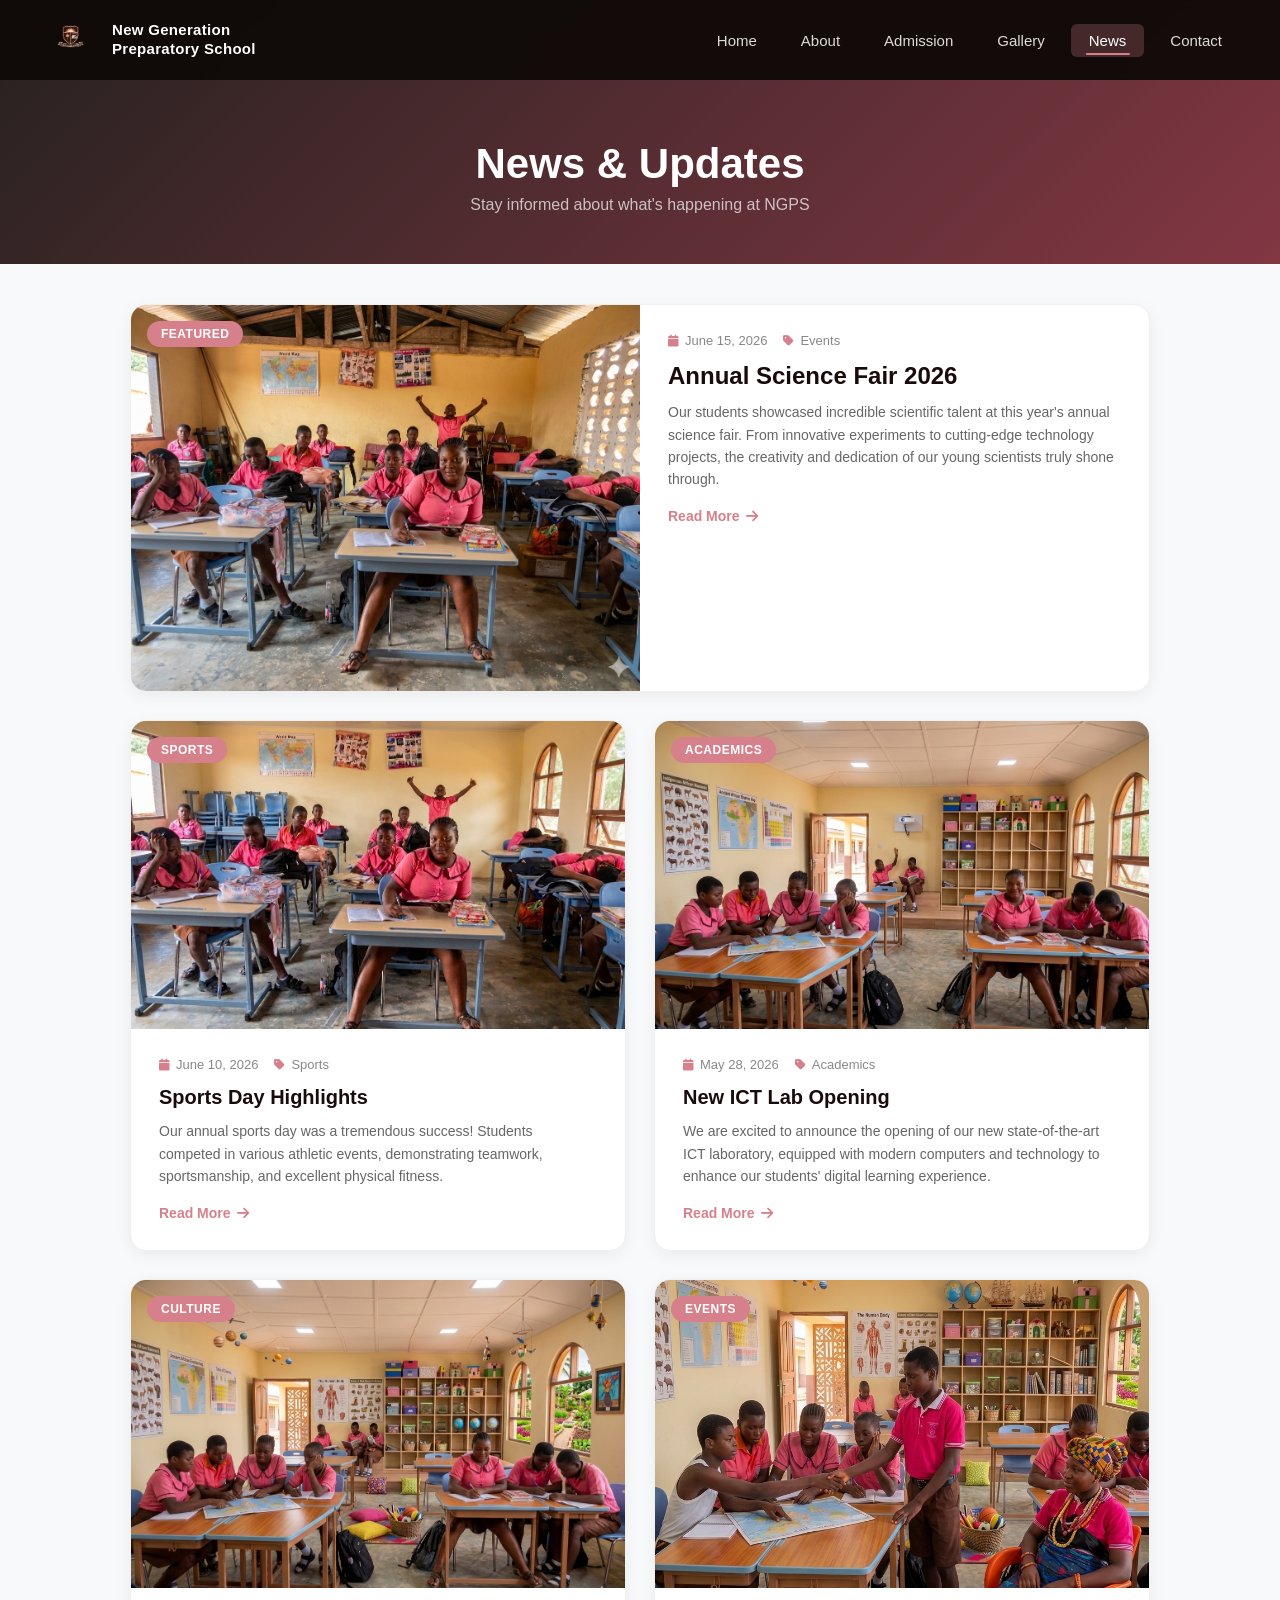
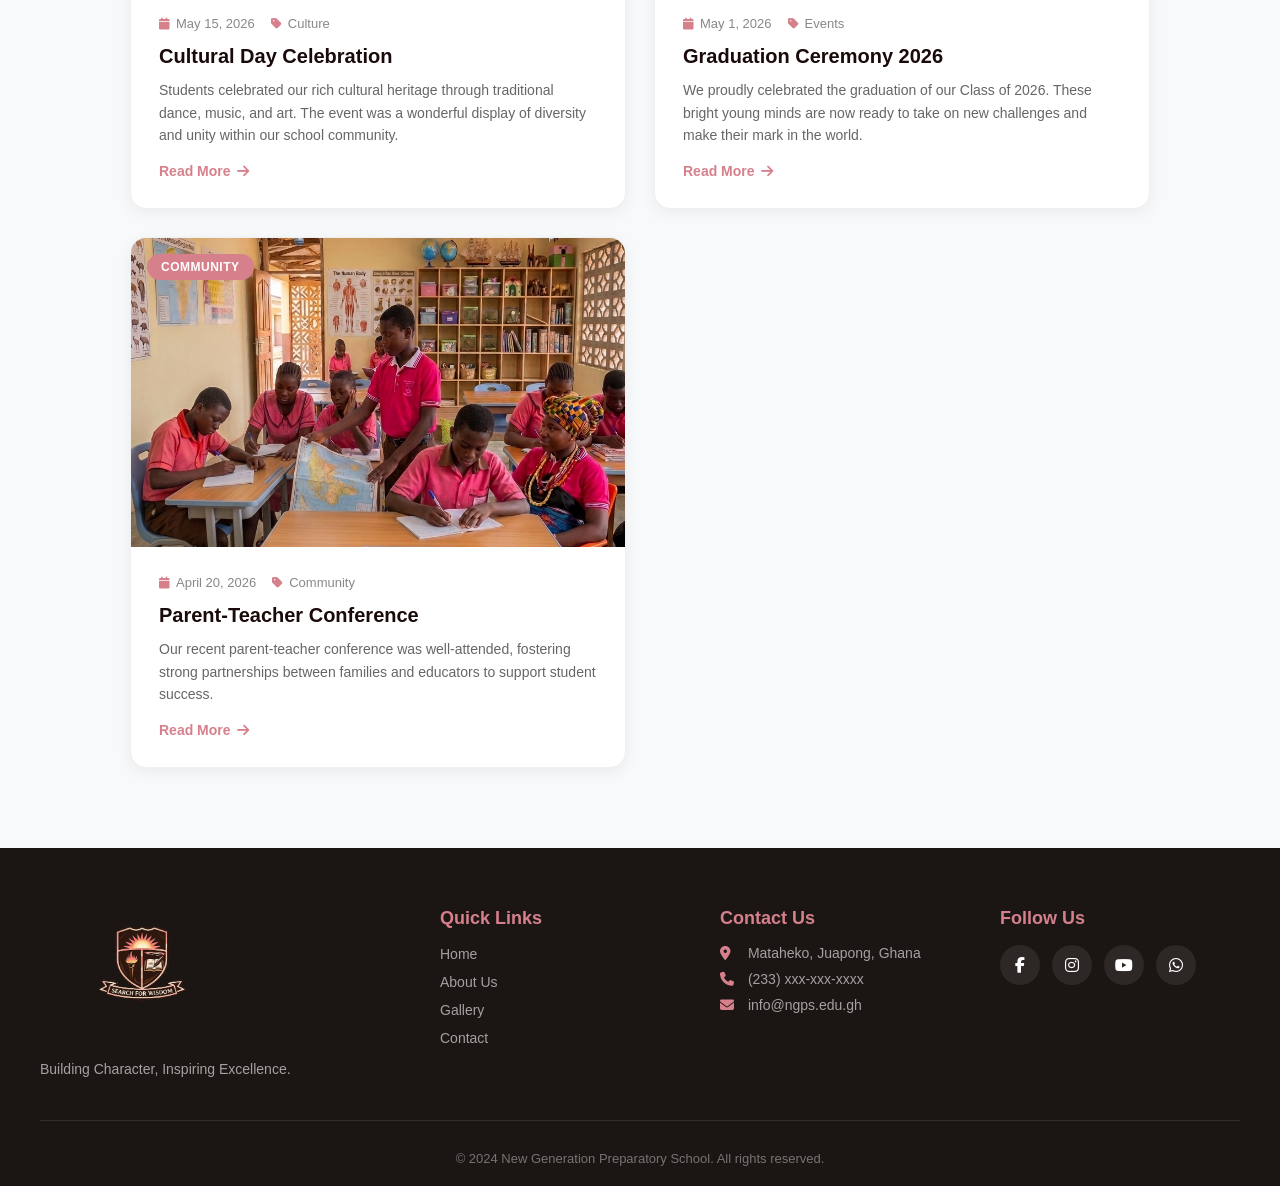
<file: pages/news.html>
<!DOCTYPE html>
<html lang="en">
  <head>
    <meta charset="UTF-8" />
    <meta name="viewport" content="width=device-width, initial-scale=1.0" />
    <title>News - New Generation Preparatory School</title>
    <link
      rel="stylesheet"
      href="https://cdnjs.cloudflare.com/ajax/libs/font-awesome/6.5.0/css/all.min.css"
    />
    <link rel="stylesheet" href="../css/news.css" />
  </head>
  <body>
    <header class="navbar">
      <div class="brand">
        <a href="../index.html">
          <img src="../images/download.png" alt="School logo" width="60" />
          <span class="brand-name">New Generation<br />Preparatory School</span>
        </a>
      </div>
      <button class="hamburger" aria-label="Toggle navigation">
        <i class="fa fa-bars"></i>
      </button>
      <nav class="nav-links" role="navigation">
        <a href="../index.html">Home</a>
        <a href="../pages/aboutPage.html">About</a>
        <a href="../pages/admission.html">Admission</a>
        <a href="../pages/gallery.html">Gallery</a>
        <a href="../pages/news.html" class="active">News</a>
        <a href="../pages/contact.html">Contact</a>
      </nav>
    </header>

    <main>
      <div class="page-hero">
        <h1>News & Updates</h1>
        <p>Stay informed about what's happening at NGPS</p>
      </div>

      <div class="news-content">
        <div class="news-grid">
          <article class="news-card featured">
            <div class="news-image">
              <img src="../images/1781805889667.png" alt="School event" />
              <span class="news-tag">Featured</span>
            </div>
            <div class="news-body">
              <div class="news-meta">
                <span><i class="fa fa-calendar"></i> June 15, 2026</span>
                <span><i class="fa fa-tag"></i> Events</span>
              </div>
              <h2>Annual Science Fair 2026</h2>
              <p>
                Our students showcased incredible scientific talent at this
                year's annual science fair. From innovative experiments to
                cutting-edge technology projects, the creativity and dedication
                of our young scientists truly shone through.
              </p>
              <a href="#" class="read-more"
                >Read More <i class="fa fa-arrow-right"></i
              ></a>
            </div>
          </article>

          <article class="news-card">
            <div class="news-image">
              <img src="../images/1781806032898.png" alt="Sports day" />
              <span class="news-tag">Sports</span>
            </div>
            <div class="news-body">
              <div class="news-meta">
                <span><i class="fa fa-calendar"></i> June 10, 2026</span>
                <span><i class="fa fa-tag"></i> Sports</span>
              </div>
              <h2>Sports Day Highlights</h2>
              <p>
                Our annual sports day was a tremendous success! Students
                competed in various athletic events, demonstrating teamwork,
                sportsmanship, and excellent physical fitness.
              </p>
              <a href="#" class="read-more"
                >Read More <i class="fa fa-arrow-right"></i
              ></a>
            </div>
          </article>

          <article class="news-card">
            <div class="news-image">
              <img src="../images/1781806099191.png" alt="Classroom activity" />
              <span class="news-tag">Academics</span>
            </div>
            <div class="news-body">
              <div class="news-meta">
                <span><i class="fa fa-calendar"></i> May 28, 2026</span>
                <span><i class="fa fa-tag"></i> Academics</span>
              </div>
              <h2>New ICT Lab Opening</h2>
              <p>
                We are excited to announce the opening of our new
                state-of-the-art ICT laboratory, equipped with modern computers
                and technology to enhance our students' digital learning
                experience.
              </p>
              <a href="#" class="read-more"
                >Read More <i class="fa fa-arrow-right"></i
              ></a>
            </div>
          </article>

          <article class="news-card">
            <div class="news-image">
              <img src="../images/1781806137236.png" alt="Art exhibition" />
              <span class="news-tag">Culture</span>
            </div>
            <div class="news-body">
              <div class="news-meta">
                <span><i class="fa fa-calendar"></i> May 15, 2026</span>
                <span><i class="fa fa-tag"></i> Culture</span>
              </div>
              <h2>Cultural Day Celebration</h2>
              <p>
                Students celebrated our rich cultural heritage through
                traditional dance, music, and art. The event was a wonderful
                display of diversity and unity within our school community.
              </p>
              <a href="#" class="read-more"
                >Read More <i class="fa fa-arrow-right"></i
              ></a>
            </div>
          </article>

          <article class="news-card">
            <div class="news-image">
              <img src="../images/1781806242175.png" alt="Graduation" />
              <span class="news-tag">Events</span>
            </div>
            <div class="news-body">
              <div class="news-meta">
                <span><i class="fa fa-calendar"></i> May 1, 2026</span>
                <span><i class="fa fa-tag"></i> Events</span>
              </div>
              <h2>Graduation Ceremony 2026</h2>
              <p>
                We proudly celebrated the graduation of our Class of 2026. These
                bright young minds are now ready to take on new challenges and
                make their mark in the world.
              </p>
              <a href="#" class="read-more"
                >Read More <i class="fa fa-arrow-right"></i
              ></a>
            </div>
          </article>

          <article class="news-card">
            <div class="news-image">
              <img src="../images/1781806381290.png" alt="Parent meeting" />
              <span class="news-tag">Community</span>
            </div>
            <div class="news-body">
              <div class="news-meta">
                <span><i class="fa fa-calendar"></i> April 20, 2026</span>
                <span><i class="fa fa-tag"></i> Community</span>
              </div>
              <h2>Parent-Teacher Conference</h2>
              <p>
                Our recent parent-teacher conference was well-attended,
                fostering strong partnerships between families and educators to
                support student success.
              </p>
              <a href="#" class="read-more"
                >Read More <i class="fa fa-arrow-right"></i
              ></a>
            </div>
          </article>
        </div>
      </div>
    </main>

    <footer class="site-footer">
      <div class="footer-content">
        <div class="footer-brand">
          <img src="../images/download.png" alt="School logo" width="200" />
          <p class="footer-desc">Building Character, Inspiring Excellence.</p>
        </div>
        <div class="footer-links">
          <h3>Quick Links</h3>
          <ul>
            <li><a href="../index.html">Home</a></li>
            <li><a href="../pages/aboutPage.html">About Us</a></li>
            <li><a href="../pages/gallery.html">Gallery</a></li>
            <li><a href="../pages/contact.html">Contact</a></li>
          </ul>
        </div>
        <div class="footer-contact">
          <h3>Contact Us</h3>
          <ul>
            <li><i class="fa fa-location-dot"></i> Mataheko, Juapong, Ghana</li>
            <li><i class="fa fa-phone"></i> (233) xxx-xxx-xxxx</li>
            <li><i class="fa fa-envelope"></i> info@ngps.edu.gh</li>
          </ul>
        </div>
        <div class="footer-social">
          <h3>Follow Us</h3>
          <div class="social-icons">
            <a href="#"><i class="fab fa-facebook-f"></i></a>
            <a href="#"><i class="fab fa-instagram"></i></a>
            <a href="#"><i class="fab fa-youtube"></i></a>
            <a href="#"><i class="fab fa-whatsapp"></i></a>
          </div>
        </div>
      </div>
      <div class="footer-bottom">
        <p>
          &copy; 2024 New Generation Preparatory School. All rights reserved.
        </p>
      </div>
    </footer>

    <script src="../js/nav.js"></script>
  </body>
</html>
</file>
<file: css/homePage.css>
* {
  margin: 0;
  padding: 0;
  box-sizing: border-box;
}

body {
  font-family: 'Segoe UI', Tahoma, Geneva, Verdana, sans-serif;
  min-height: 100vh;
  background-image: url("../images/background.png");
  background-position: center;
  background-size: cover;
  background-repeat: no-repeat;
  background-attachment: fixed;
  position: relative;
  display: flex;
  flex-direction: column;
  color: #333;
}

.hero-overlay {
  position: fixed;
  top: 0;
  left: 0;
  width: 100%;
  height: 100%;
  background: linear-gradient(135deg, rgba(15, 10, 8, 0.7) 0%, rgba(15, 10, 8, 0.3) 50%, rgba(15, 10, 8, 0.6) 100%);
  z-index: 0;
}

/* ===== HEADER / NAVBAR ===== */
header.navbar {
  width: 100%;
  height: 80px;
  top: 0;
  background-color: rgba(15, 10, 8, 0.85);
  backdrop-filter: blur(10px);
  display: flex;
  align-items: center;
  justify-content: space-between;
  position: fixed;
  z-index: 100;
  padding: 0 40px;
  transition: background-color 0.3s ease;
}

header.navbar .brand {
  display: flex;
  align-items: center;
}

header.navbar .brand a {
  display: flex;
  align-items: center;
  gap: 12px;
  text-decoration: none;
}

header.navbar .brand img {
  display: block;
}

.brand-name {
  font-size: 15px;
  font-weight: 700;
  color: #fff;
  line-height: 1.25;
  letter-spacing: 0.3px;
}

nav.nav-links {
  display: flex;
  gap: 8px;
}

nav.nav-links a {
  text-decoration: none;
  color: rgba(255, 255, 255, 0.85);
  font-size: 15px;
  font-weight: 500;
  padding: 8px 18px;
  border-radius: 6px;
  transition: all 0.3s ease;
  position: relative;
}

nav.nav-links a:hover,
nav.nav-links a.active {
  color: #fff;
  background-color: rgba(214, 128, 140, 0.25);
}

nav.nav-links a::after {
  content: '';
  position: absolute;
  bottom: 2px;
  left: 50%;
  transform: translateX(-50%);
  width: 0;
  height: 2px;
  background-color: #d6808c;
  transition: width 0.3s ease;
  border-radius: 2px;
}

nav.nav-links a:hover::after,
nav.nav-links a.active::after {
  width: 60%;
}

/* Hamburger Button */
.hamburger {
  display: none;
  background: none;
  border: 2px solid rgba(255, 255, 255, 0.5);
  border-radius: 8px;
  padding: 10px 14px;
  cursor: pointer;
  z-index: 110;
  transition: all 0.3s ease;
}

.hamburger:hover {
  border-color: #fff;
  background-color: rgba(255, 255, 255, 0.1);
}

.hamburger i {
  color: #fff;
  font-size: 22px;
}

/* ===== HERO SECTION ===== */
.hero {
  flex: 1;
  display: flex;
  align-items: center;
  position: relative;
  z-index: 2;
  padding: 0 60px;
  min-height: 100vh;
}

.contentArea {
  max-width: 650px;
}

.contentArea h1 {
  font-size: 56px;
  font-weight: 800;
  color: #fff;
  line-height: 1.15;
  text-shadow: 2px 2px 8px rgba(0, 0, 0, 0.3);
  margin-bottom: 10px;
}

.highlight-light {
  color: rgba(214, 226, 230, 0.95);
}

.highlight-accent {
  color: #d6808c;
}

.short-line {
  width: 70px;
  height: 4px;
  background: linear-gradient(90deg, #d6808c, #e9a0aa);
  border-radius: 2px;
  margin: 18px 0;
}

.tagline {
  font-size: 18px;
  color: rgba(255, 255, 255, 0.8);
  line-height: 1.6;
  margin-bottom: 32px;
  max-width: 500px;
}

/* ===== CTA BUTTONS ===== */
.cta-buttons {
  display: flex;
  gap: 16px;
  flex-wrap: wrap;
}

.btn-primary {
  padding: 14px 32px;
  background: linear-gradient(135deg, #6e1523, #8b1e2e);
  text-decoration: none;
  border-radius: 8px;
  color: #fff;
  font-weight: 600;
  font-size: 15px;
  border: 1px solid rgba(255, 255, 255, 0.1);
  transition: all 0.3s ease;
  box-shadow: 0 4px 15px rgba(110, 21, 35, 0.4);
}

.btn-primary:hover {
  transform: translateY(-2px);
  box-shadow: 0 6px 20px rgba(110, 21, 35, 0.6);
  background: linear-gradient(135deg, #8b1e2e, #a82840);
}

.btn-secondary {
  padding: 14px 32px;
  color: #fff;
  text-decoration: none;
  background-color: rgba(255, 255, 255, 0.1);
  border-radius: 8px;
  border: 1px solid rgba(255, 255, 255, 0.3);
  font-weight: 600;
  font-size: 15px;
  backdrop-filter: blur(5px);
  transition: all 0.3s ease;
}

.btn-secondary:hover {
  background-color: rgba(214, 128, 140, 0.3);
  border-color: #d6808c;
  transform: translateY(-2px);
}

/* ===== FOOTER ===== */
.site-footer {
  position: relative;
  z-index: 2;
  background-color: rgba(15, 10, 8, 0.95);
  backdrop-filter: blur(10px);
  color: #fff;
  padding: 60px 40px 0;
}

.footer-content {
  display: grid;
  grid-template-columns: 1.5fr 1fr 1fr 1fr;
  gap: 40px;
  max-width: 1200px;
  margin: 0 auto;
  padding-bottom: 40px;
  border-bottom: 1px solid rgba(255, 255, 255, 0.1);
}

.footer-desc {
  color: rgba(255, 255, 255, 0.6);
  font-size: 14px;
  line-height: 1.6;
  margin-top: 12px;
}

.footer-links h3,
.footer-contact h3,
.footer-social h3 {
  font-size: 18px;
  margin-bottom: 16px;
  color: #d6808c;
}

.footer-links ul,
.footer-contact ul {
  list-style: none;
  padding: 0;
}

.footer-links ul li {
  margin-bottom: 10px;
}

.footer-links ul li a {
  color: rgba(255, 255, 255, 0.6);
  text-decoration: none;
  font-size: 14px;
  transition: color 0.3s ease;
}

.footer-links ul li a:hover {
  color: #d6808c;
}

.footer-contact ul li {
  color: rgba(255, 255, 255, 0.6);
  font-size: 14px;
  margin-bottom: 10px;
}

.footer-contact ul li i {
  color: #d6808c;
  margin-right: 8px;
  width: 16px;
}

.social-icons {
  display: flex;
  gap: 12px;
}

.social-icons a {
  width: 40px;
  height: 40px;
  border-radius: 50%;
  background-color: rgba(255, 255, 255, 0.08);
  display: flex;
  align-items: center;
  justify-content: center;
  color: #fff;
  text-decoration: none;
  font-size: 16px;
  transition: all 0.3s ease;
}

.social-icons a:hover {
  background-color: #d6808c;
  transform: translateY(-3px);
}

.footer-bottom {
  text-align: center;
  padding: 20px 0;
  margin-top: 10px;
}

.footer-bottom p {
  color: rgba(255, 255, 255, 0.4);
  font-size: 13px;
}

/* ===== MOBILE RESPONSIVE ===== */
@media (max-width: 900px) {
  .hamburger {
    display: block;
  }

  nav.nav-links {
    position: fixed;
    top: 0;
    right: -100%;
    width: 280px;
    height: 100vh;
    background-color: rgba(15, 10, 8, 0.97);
    backdrop-filter: blur(15px);
    flex-direction: column;
    padding: 100px 30px 40px;
    gap: 4px;
    transition: right 0.35s ease;
    z-index: 105;
    box-shadow: -5px 0 20px rgba(0, 0, 0, 0.3);
  }

  nav.nav-links a {
    padding: 12px 16px;
    font-size: 16px;
  }

  body.nav-open nav.nav-links {
    right: 0;
  }

  .brand-name {
    display: none;
  }

  .hero {
    padding: 120px 30px 60px;
    min-height: auto;
  }

  .contentArea h1 {
    font-size: 36px;
  }

  .tagline {
    font-size: 16px;
  }

  .footer-content {
    grid-template-columns: 1fr;
    gap: 30px;
    text-align: center;
  }

  .social-icons {
    justify-content: center;
  }

  .site-footer {
    padding: 40px 20px 0;
  }
}

@media (max-width: 480px) {
  header.navbar {
    padding: 0 20px;
  }

  .brand img {
    width: 140px !important;
  }

  .hero {
    padding: 100px 20px 40px;
  }

  .contentArea h1 {
    font-size: 28px;
  }

  .cta-buttons {
    flex-direction: column;
  }

  .btn-primary,
  .btn-secondary {
    text-align: center;
    width: 100%;
  }
}
</file>
<file: css/aboutPage.css>
* {
  margin: 0;
  padding: 0;
  box-sizing: border-box;
}

body {
  font-family: 'Segoe UI', Tahoma, Geneva, Verdana, sans-serif;
  overflow-x: hidden;
  position: relative;
  z-index: auto;
  color: #333;
}

/* ===== HERO SECTION ===== */
.topbox {
  background-image: url("../images/background.png");
  background-repeat: no-repeat;
  background-size: cover;
  background-position: center;
  width: 100%;
  min-height: 100vh;
  position: relative;
  display: flex;
  align-items: center;
  padding-top: 80px;
}

.topbox::before {
  content: '';
  position: absolute;
  top: 0;
  left: 0;
  width: 100%;
  height: 100%;
  background: linear-gradient(135deg, rgba(15, 10, 8, 0.75) 0%, rgba(15, 10, 8, 0.35) 50%, rgba(15, 10, 8, 0.65) 100%);
  z-index: 1;
}

/* ===== HEADER / NAVBAR ===== */
header.navbar {
  width: 100%;
  height: 80px;
  background-color: rgba(15, 10, 8, 0.85);
  backdrop-filter: blur(10px);
  z-index: 100;
  display: flex;
  align-items: center;
  justify-content: space-between;
  position: fixed;
  padding: 0 40px;
}

.brand {
  display: flex;
  align-items: center;
}

.brand a {
  display: flex;
  align-items: center;
  gap: 12px;
  text-decoration: none;
}

.brand img {
  display: block;
}

.brand-name {
  font-size: 15px;
  font-weight: 700;
  color: #fff;
  line-height: 1.25;
  letter-spacing: 0.3px;
}

nav.nav-links {
  display: flex;
  gap: 8px;
}

nav.nav-links a {
  text-decoration: none;
  color: rgba(255, 255, 255, 0.85);
  font-size: 15px;
  font-weight: 500;
  padding: 8px 18px;
  border-radius: 6px;
  transition: all 0.3s ease;
  position: relative;
}

nav.nav-links a:hover,
nav.nav-links a.active {
  color: #fff;
  background-color: rgba(214, 128, 140, 0.25);
}

nav.nav-links a::after {
  content: '';
  position: absolute;
  bottom: 2px;
  left: 50%;
  transform: translateX(-50%);
  width: 0;
  height: 2px;
  background-color: #d6808c;
  transition: width 0.3s ease;
  border-radius: 2px;
}

nav.nav-links a:hover::after,
nav.nav-links a.active::after {
  width: 60%;
}

.hamburger {
  display: none;
  background: none;
  border: 2px solid rgba(255, 255, 255, 0.5);
  border-radius: 8px;
  padding: 10px 14px;
  cursor: pointer;
  z-index: 110;
  transition: all 0.3s ease;
}

.hamburger:hover {
  border-color: #fff;
  background-color: rgba(255, 255, 255, 0.1);
}

.hamburger i {
  color: #fff;
  font-size: 22px;
}

/* ===== INFO / LANDING TEXT ===== */
.info {
  position: relative;
  z-index: 2;
  padding: 0 60px;
  max-width: 700px;
}

.info h1 {
  font-size: 52px;
  font-weight: 800;
  color: #fff;
  line-height: 1.15;
  text-shadow: 2px 2px 8px rgba(0, 0, 0, 0.3);
}

.highlight-light {
  color: rgba(214, 226, 230, 0.95);
}

.highlight-accent {
  color: #d6808c;
}

.shortline {
  width: 70px;
  height: 4px;
  background: linear-gradient(90deg, #d6808c, #e9a0aa);
  border-radius: 2px;
  margin: 18px 0;
}

.paragraph {
  margin-top: 20px;
  max-width: 500px;
  color: rgba(255, 255, 255, 0.8);
  line-height: 1.7;
  font-size: 17px;
}

/* ===== ABOUT SECTION ===== */
.about-section {
  position: relative;
  z-index: 2;
  background-color: #fff;
  padding: 0;
}

.about-intro {
  display: flex;
  align-items: center;
  justify-content: space-between;
  gap: 50px;
  padding: 80px 60px;
  max-width: 1200px;
  margin: 0 auto;
}

.about-text {
  flex: 1;
}

.about-text h2 {
  font-size: 38px;
  color: #1a0a0a;
  margin-bottom: 20px;
}

.about-text h2 span {
  color: #d6808c;
}

.about-text p {
  font-size: 16px;
  line-height: 1.8;
  color: #555;
  margin-bottom: 16px;
}

.about-image {
  flex: 0 0 45%;
  position: relative;
}

.about-image img {
  width: 100%;
  height: 420px;
  border-radius: 16px;
  box-shadow: 0 10px 40px rgba(0, 0, 0, 0.12);
  object-fit: cover;
  display: block;
}

.about-image::after {
  content: '';
  position: absolute;
  bottom: -16px;
  right: -16px;
  width: 120px;
  height: 120px;
  border: 3px solid #d6808c;
  border-radius: 16px;
  z-index: -1;
}

/* ===== MISSION & VISION ===== */
.missionvision {
  display: flex;
  justify-content: center;
  gap: 40px;
  padding: 60px;
  max-width: 1200px;
  margin: 0 auto;
  flex-wrap: wrap;
}

.mission,
.vision {
  flex: 1;
  min-width: 320px;
  max-width: 520px;
  padding: 40px;
  border-radius: 16px;
  background-color: #fafafa;
  border: 1px solid #f0f0f0;
  box-shadow: 0 4px 20px rgba(0, 0, 0, 0.06);
  transition: transform 0.3s ease, box-shadow 0.3s ease;
}

.mission:hover,
.vision:hover {
  transform: translateY(-5px);
  box-shadow: 0 8px 30px rgba(0, 0, 0, 0.1);
}

.icon-circle {
  width: 80px;
  height: 80px;
  border-radius: 50%;
  display: flex;
  align-items: center;
  justify-content: center;
  font-size: 32px;
  margin-bottom: 20px;
}

.mission-icon {
  background-color: rgba(214, 128, 140, 0.12);
  color: #d6808c;
}

.vision-icon {
  background-color: rgba(77, 150, 255, 0.12);
  color: #4D96FF;
}

.mission h2,
.vision h2 {
  font-size: 26px;
  color: #1a0a0a;
  margin-bottom: 16px;
}

.mission p,
.vision p {
  font-size: 15px;
  line-height: 1.7;
  color: #666;
}

/* ===== CORE VALUES ===== */
.values {
  padding: 80px 60px;
  text-align: center;
  background-color: #f8f9fa;
}

.values h2 {
  font-size: 36px;
  color: #1a0a0a;
  margin-bottom: 40px;
}

.values-grid {
  display: grid;
  grid-template-columns: repeat(4, 1fr);
  gap: 24px;
  max-width: 1100px;
  margin: 0 auto;
}

.value-card {
  background-color: #fff;
  padding: 40px 24px;
  border-radius: 16px;
  box-shadow: 0 4px 15px rgba(0, 0, 0, 0.06);
  transition: all 0.3s ease;
  border: 1px solid #f0f0f0;
}

.value-card:hover {
  transform: translateY(-5px);
  box-shadow: 0 8px 25px rgba(0, 0, 0, 0.1);
  border-color: #d6808c;
}

.value-card i {
  font-size: 42px;
  color: #d6808c;
  margin-bottom: 16px;
}

.value-card h3 {
  font-size: 18px;
  color: #1a0a0a;
  margin-bottom: 10px;
}

.value-card p {
  font-size: 14px;
  color: #777;
  line-height: 1.5;
}

/* ===== WHY CHOOSE US ===== */
.why-section {
  padding: 80px 60px;
  max-width: 1200px;
  margin: 0 auto;
}

.why-section h2 {
  font-size: 36px;
  text-align: center;
  color: #1a0a0a;
  margin-bottom: 40px;
}

.cards {
  display: grid;
  grid-template-columns: repeat(4, 1fr);
  gap: 24px;
}

.card {
  background-color: #fff;
  padding: 32px 24px;
  border-radius: 16px;
  box-shadow: 0 4px 15px rgba(0, 0, 0, 0.06);
  text-align: center;
  transition: all 0.3s ease;
  border: 1px solid #f0f0f0;
}

.card:hover {
  transform: translateY(-5px);
  box-shadow: 0 8px 25px rgba(0, 0, 0, 0.1);
  border-color: #d6808c;
}

.card i {
  font-size: 42px;
  color: #d6808c;
  margin-bottom: 16px;
}

.card h3 {
  font-size: 18px;
  color: #1a0a0a;
  margin-bottom: 12px;
}

.card p {
  font-size: 14px;
  color: #666;
  line-height: 1.6;
}

/* ===== FOOTER ===== */
.site-footer {
  background-color: rgba(15, 10, 8, 0.95);
  color: #fff;
  padding: 60px 40px 0;
}

.footer-content {
  display: grid;
  grid-template-columns: 1.5fr 1fr 1fr 1fr;
  gap: 40px;
  max-width: 1200px;
  margin: 0 auto;
  padding-bottom: 40px;
  border-bottom: 1px solid rgba(255, 255, 255, 0.1);
}

.footer-desc {
  color: rgba(255, 255, 255, 0.6);
  font-size: 14px;
  line-height: 1.6;
  margin-top: 12px;
}

.footer-links h3,
.footer-contact h3,
.footer-social h3 {
  font-size: 18px;
  margin-bottom: 16px;
  color: #d6808c;
}

.footer-links ul,
.footer-contact ul {
  list-style: none;
  padding: 0;
}

.footer-links ul li {
  margin-bottom: 10px;
}

.footer-links ul li a {
  color: rgba(255, 255, 255, 0.6);
  text-decoration: none;
  font-size: 14px;
  transition: color 0.3s ease;
}

.footer-links ul li a:hover {
  color: #d6808c;
}

.footer-contact ul li {
  color: rgba(255, 255, 255, 0.6);
  font-size: 14px;
  margin-bottom: 10px;
}

.footer-contact ul li i {
  color: #d6808c;
  margin-right: 8px;
  width: 16px;
}

.social-icons {
  display: flex;
  gap: 12px;
}

.social-icons a {
  width: 40px;
  height: 40px;
  border-radius: 50%;
  background-color: rgba(255, 255, 255, 0.08);
  display: flex;
  align-items: center;
  justify-content: center;
  color: #fff;
  text-decoration: none;
  font-size: 16px;
  transition: all 0.3s ease;
}

.social-icons a:hover {
  background-color: #d6808c;
  transform: translateY(-3px);
}

.footer-bottom {
  text-align: center;
  padding: 20px 0;
  margin-top: 10px;
}

.footer-bottom p {
  color: rgba(255, 255, 255, 0.4);
  font-size: 13px;
}

/* ===== MOBILE RESPONSIVE ===== */
@media (max-width: 900px) {
  .hamburger {
    display: block;
  }

  nav.nav-links {
    position: fixed;
    top: 0;
    right: -100%;
    width: 280px;
    height: 100vh;
    background-color: rgba(15, 10, 8, 0.97);
    backdrop-filter: blur(15px);
    flex-direction: column;
    padding: 100px 30px 40px;
    gap: 4px;
    transition: right 0.35s ease;
    z-index: 105;
    box-shadow: -5px 0 20px rgba(0, 0, 0, 0.3);
  }

  nav.nav-links a {
    padding: 12px 16px;
    font-size: 16px;
  }

  body.nav-open nav.nav-links {
    right: 0;
  }

  .brand-name {
    display: none;
  }

  .info {
    padding: 0 30px;
  }

  .info h1 {
    font-size: 36px;
  }

  .about-intro {
    flex-direction: column;
    padding: 60px 30px;
  }

  .about-image {
    flex: none;
    width: 100%;
  }

  .about-image img {
    height: 300px;
  }

  .about-image::after {
    display: none;
  }

  .missionvision {
    padding: 40px 30px;
    flex-direction: column;
    align-items: center;
  }

  .values {
    padding: 60px 30px;
  }

  .values-grid {
    grid-template-columns: repeat(2, 1fr);
  }

  .why-section {
    padding: 60px 30px;
  }

  .cards {
    grid-template-columns: 1fr;
    max-width: 400px;
    margin: 0 auto;
  }

  .footer-content {
    grid-template-columns: 1fr;
    gap: 30px;
    text-align: center;
  }

  .social-icons {
    justify-content: center;
  }

  .site-footer {
    padding: 40px 20px 0;
  }
}

@media (max-width: 480px) {
  .info h1 {
    font-size: 28px;
  }

  .values-grid {
    grid-template-columns: 1fr;
  }
}
</file>
<file: css/admission.css>
* {
  margin: 0;
  padding: 0;
  box-sizing: border-box;
}

body {
  font-family: 'Segoe UI', Tahoma, Geneva, Verdana, sans-serif;
  min-height: 100vh;
  background-color: #f8f9fa;
  color: #333;
}

/* ===== HEADER / NAVBAR ===== */
header.navbar {
  background-color: rgba(15, 10, 8, 0.95);
  backdrop-filter: blur(10px);
  width: 100%;
  height: 80px;
  display: flex;
  align-items: center;
  justify-content: space-between;
  position: fixed;
  top: 0;
  z-index: 100;
  padding: 0 40px;
}

.brand {
  display: flex;
  align-items: center;
}

.brand a {
  display: flex;
  align-items: center;
  gap: 12px;
  text-decoration: none;
}

.brand img {
  display: block;
}

.brand-name {
  font-size: 15px;
  font-weight: 700;
  color: #fff;
  line-height: 1.25;
  letter-spacing: 0.3px;
}

nav.nav-links {
  display: flex;
  gap: 8px;
}

nav.nav-links a {
  text-decoration: none;
  color: rgba(255, 255, 255, 0.85);
  font-size: 15px;
  font-weight: 500;
  padding: 8px 18px;
  border-radius: 6px;
  transition: all 0.3s ease;
  position: relative;
}

nav.nav-links a:hover,
nav.nav-links a.active {
  color: #fff;
  background-color: rgba(214, 128, 140, 0.25);
}

nav.nav-links a::after {
  content: '';
  position: absolute;
  bottom: 2px;
  left: 50%;
  transform: translateX(-50%);
  width: 0;
  height: 2px;
  background-color: #d6808c;
  transition: width 0.3s ease;
  border-radius: 2px;
}

nav.nav-links a:hover::after,
nav.nav-links a.active::after {
  width: 60%;
}

.hamburger {
  display: none;
  background: none;
  border: 2px solid rgba(255, 255, 255, 0.5);
  border-radius: 8px;
  padding: 10px 14px;
  cursor: pointer;
  z-index: 110;
  transition: all 0.3s ease;
}

.hamburger:hover {
  border-color: #fff;
  background-color: rgba(255, 255, 255, 0.1);
}

.hamburger i {
  color: #fff;
  font-size: 22px;
}

/* ===== PAGE HERO ===== */
.page-hero {
  text-align: center;
  padding: 140px 40px 50px;
  background: linear-gradient(135deg, rgba(15, 10, 8, 0.9) 0%, rgba(110, 21, 35, 0.85) 100%);
  color: #fff;
}

.page-hero h1 {
  font-size: 42px;
  font-weight: 800;
  margin-bottom: 8px;
}

.page-hero p {
  font-size: 16px;
  color: rgba(255, 255, 255, 0.7);
}

/* ===== ADMISSION CONTENT ===== */
.admission-content {
  max-width: 1100px;
  margin: 0 auto;
  padding: 0 40px 80px;
}

/* Intro Section */
.intro-section {
  display: flex;
  align-items: center;
  gap: 60px;
  padding: 60px 0;
}

.intro-text {
  flex: 1;
}

.intro-text h2 {
  font-size: 32px;
  color: #1a0a0a;
  margin-bottom: 16px;
}

.intro-text h2 span {
  color: #d6808c;
}

.intro-text p {
  font-size: 16px;
  line-height: 1.7;
  color: #555;
}

.intro-image {
  flex: 0.8;
}

.intro-image img {
  width: 100%;
  max-width: 450px;
  border-radius: 16px;
  box-shadow: 0 10px 40px rgba(0, 0, 0, 0.12);
  object-fit: cover;
}

/* Process Section */
.process-section {
  padding: 40px 0 60px;
}

.process-section h2 {
  font-size: 32px;
  text-align: center;
  color: #1a0a0a;
  margin-bottom: 40px;
}

.process-steps {
  display: grid;
  grid-template-columns: repeat(4, 1fr);
  gap: 24px;
}

.step {
  text-align: center;
  padding: 32px 20px;
  background-color: #fff;
  border-radius: 16px;
  box-shadow: 0 4px 15px rgba(0, 0, 0, 0.06);
  border: 1px solid #f0f0f0;
  transition: all 0.3s ease;
  position: relative;
}

.step:hover {
  transform: translateY(-5px);
  box-shadow: 0 8px 25px rgba(0, 0, 0, 0.1);
  border-color: #d6808c;
}

.step-number {
  width: 56px;
  height: 56px;
  border-radius: 50%;
  background: linear-gradient(135deg, #6e1523, #8b1e2e);
  color: #fff;
  font-size: 22px;
  font-weight: 700;
  display: flex;
  align-items: center;
  justify-content: center;
  margin: 0 auto 16px;
}

.step h3 {
  font-size: 18px;
  color: #1a0a0a;
  margin-bottom: 10px;
}

.step p {
  font-size: 14px;
  color: #666;
  line-height: 1.6;
}

/* Requirements Section */
.requirements-section {
  padding: 40px 0 60px;
}

.requirements-section h2 {
  font-size: 32px;
  text-align: center;
  color: #1a0a0a;
  margin-bottom: 40px;
}

.requirements-grid {
  display: grid;
  grid-template-columns: repeat(3, 1fr);
  gap: 24px;
}

.req-card {
  background-color: #fff;
  padding: 32px;
  border-radius: 16px;
  box-shadow: 0 4px 15px rgba(0, 0, 0, 0.06);
  border: 1px solid #f0f0f0;
  transition: all 0.3s ease;
}

.req-card:hover {
  transform: translateY(-5px);
  box-shadow: 0 8px 25px rgba(0, 0, 0, 0.1);
  border-color: #d6808c;
}

.req-card i {
  font-size: 36px;
  color: #d6808c;
  margin-bottom: 16px;
}

.req-card h3 {
  font-size: 18px;
  color: #1a0a0a;
  margin-bottom: 16px;
}

.req-card ul {
  list-style: none;
  padding: 0;
}

.req-card ul li {
  font-size: 14px;
  color: #666;
  padding: 8px 0;
  border-bottom: 1px solid #f5f5f5;
  display: flex;
  align-items: center;
  gap: 8px;
}

.req-card ul li:last-child {
  border-bottom: none;
}

.req-card ul li::before {
  content: '\f00c';
  font-family: 'Font Awesome 6 Free';
  font-weight: 900;
  color: #d6808c;
  font-size: 12px;
}

/* CTA Section */
.cta-section {
  padding: 40px 0;
}

.cta-box {
  background: linear-gradient(135deg, rgba(15, 10, 8, 0.92), rgba(110, 21, 35, 0.88));
  border-radius: 20px;
  padding: 60px;
  text-align: center;
  color: #fff;
}

.cta-box h2 {
  font-size: 32px;
  margin-bottom: 12px;
}

.cta-box p {
  font-size: 16px;
  color: rgba(255, 255, 255, 0.7);
  max-width: 500px;
  margin: 0 auto 30px;
  line-height: 1.6;
}

.cta-buttons {
  display: flex;
  gap: 16px;
  justify-content: center;
  flex-wrap: wrap;
}

.btn-primary {
  padding: 14px 32px;
  background: linear-gradient(135deg, #d6808c, #e9a0aa);
  text-decoration: none;
  border-radius: 8px;
  color: #fff;
  font-weight: 600;
  font-size: 15px;
  transition: all 0.3s ease;
  display: inline-flex;
  align-items: center;
  gap: 8px;
}

.btn-primary:hover {
  transform: translateY(-2px);
  box-shadow: 0 6px 20px rgba(214, 128, 140, 0.5);
}

.btn-secondary {
  padding: 14px 32px;
  color: #fff;
  text-decoration: none;
  background-color: rgba(255, 255, 255, 0.1);
  border-radius: 8px;
  border: 1px solid rgba(255, 255, 255, 0.3);
  font-weight: 600;
  font-size: 15px;
  transition: all 0.3s ease;
  display: inline-flex;
  align-items: center;
  gap: 8px;
}

.btn-secondary:hover {
  background-color: rgba(255, 255, 255, 0.2);
  transform: translateY(-2px);
}

/* ===== FOOTER ===== */
.site-footer {
  background-color: rgba(15, 10, 8, 0.95);
  color: #fff;
  padding: 60px 40px 0;
}

.footer-content {
  display: grid;
  grid-template-columns: 1.5fr 1fr 1fr 1fr;
  gap: 40px;
  max-width: 1200px;
  margin: 0 auto;
  padding-bottom: 40px;
  border-bottom: 1px solid rgba(255, 255, 255, 0.1);
}

.footer-desc {
  color: rgba(255, 255, 255, 0.6);
  font-size: 14px;
  line-height: 1.6;
  margin-top: 12px;
}

.footer-links h3,
.footer-contact h3,
.footer-social h3 {
  font-size: 18px;
  margin-bottom: 16px;
  color: #d6808c;
}

.footer-links ul,
.footer-contact ul {
  list-style: none;
  padding: 0;
}

.footer-links ul li {
  margin-bottom: 10px;
}

.footer-links ul li a {
  color: rgba(255, 255, 255, 0.6);
  text-decoration: none;
  font-size: 14px;
  transition: color 0.3s ease;
}

.footer-links ul li a:hover {
  color: #d6808c;
}

.footer-contact ul li {
  color: rgba(255, 255, 255, 0.6);
  font-size: 14px;
  margin-bottom: 10px;
}

.footer-contact ul li i {
  color: #d6808c;
  margin-right: 8px;
  width: 16px;
}

.social-icons {
  display: flex;
  gap: 12px;
}

.social-icons a {
  width: 40px;
  height: 40px;
  border-radius: 50%;
  background-color: rgba(255, 255, 255, 0.08);
  display: flex;
  align-items: center;
  justify-content: center;
  color: #fff;
  text-decoration: none;
  font-size: 16px;
  transition: all 0.3s ease;
}

.social-icons a:hover {
  background-color: #d6808c;
  transform: translateY(-3px);
}

.footer-bottom {
  text-align: center;
  padding: 20px 0;
  margin-top: 10px;
}

.footer-bottom p {
  color: rgba(255, 255, 255, 0.4);
  font-size: 13px;
}

/* ===== MOBILE RESPONSIVE ===== */
@media (max-width: 900px) {
  .hamburger {
    display: block;
  }

  nav.nav-links {
    position: fixed;
    top: 0;
    right: -100%;
    width: 280px;
    height: 100vh;
    background-color: rgba(15, 10, 8, 0.97);
    backdrop-filter: blur(15px);
    flex-direction: column;
    padding: 100px 30px 40px;
    gap: 4px;
    transition: right 0.35s ease;
    z-index: 105;
    box-shadow: -5px 0 20px rgba(0, 0, 0, 0.3);
  }

  nav.nav-links a {
    padding: 12px 16px;
    font-size: 16px;
  }

  body.nav-open nav.nav-links {
    right: 0;
  }

  .brand-name {
    display: none;
  }

  .intro-section {
    flex-direction: column;
    gap: 40px;
  }

  .process-steps {
    grid-template-columns: repeat(2, 1fr);
  }

  .requirements-grid {
    grid-template-columns: 1fr;
    max-width: 400px;
    margin: 0 auto;
  }

  .cta-box {
    padding: 40px 30px;
  }

  .footer-content {
    grid-template-columns: 1fr;
    gap: 30px;
    text-align: center;
  }

  .social-icons {
    justify-content: center;
  }

  .site-footer {
    padding: 40px 20px 0;
  }
}

@media (max-width: 480px) {
  .process-steps {
    grid-template-columns: 1fr;
  }

  .page-hero h1 {
    font-size: 30px;
  }
}
</file>
<file: css/contact.css>
* {
  margin: 0;
  padding: 0;
  box-sizing: border-box;
}

body {
  font-family: 'Segoe UI', Tahoma, Geneva, Verdana, sans-serif;
  min-height: 100vh;
  background-color: #f8f9fa;
  color: #333;
}

/* ===== HEADER / NAVBAR ===== */
header.navbar {
  background-color: rgba(15, 10, 8, 0.95);
  backdrop-filter: blur(10px);
  width: 100%;
  height: 80px;
  display: flex;
  align-items: center;
  justify-content: space-between;
  position: fixed;
  top: 0;
  z-index: 100;
  padding: 0 40px;
}

.brand {
  display: flex;
  align-items: center;
}

.brand a {
  display: flex;
  align-items: center;
  gap: 12px;
  text-decoration: none;
}

.brand img {
  display: block;
}

.brand-name {
  font-size: 15px;
  font-weight: 700;
  color: #fff;
  line-height: 1.25;
  letter-spacing: 0.3px;
}

nav.nav-links {
  display: flex;
  gap: 8px;
}

nav.nav-links a {
  text-decoration: none;
  color: rgba(255, 255, 255, 0.85);
  font-size: 15px;
  font-weight: 500;
  padding: 8px 18px;
  border-radius: 6px;
  transition: all 0.3s ease;
  position: relative;
}

nav.nav-links a:hover,
nav.nav-links a.active {
  color: #fff;
  background-color: rgba(214, 128, 140, 0.25);
}

nav.nav-links a::after {
  content: '';
  position: absolute;
  bottom: 2px;
  left: 50%;
  transform: translateX(-50%);
  width: 0;
  height: 2px;
  background-color: #d6808c;
  transition: width 0.3s ease;
  border-radius: 2px;
}

nav.nav-links a:hover::after,
nav.nav-links a.active::after {
  width: 60%;
}

.hamburger {
  display: none;
  background: none;
  border: 2px solid rgba(255, 255, 255, 0.5);
  border-radius: 8px;
  padding: 10px 14px;
  cursor: pointer;
  z-index: 110;
  transition: all 0.3s ease;
}

.hamburger:hover {
  border-color: #fff;
  background-color: rgba(255, 255, 255, 0.1);
}

.hamburger i {
  color: #fff;
  font-size: 22px;
}

/* ===== MAIN / FORM SECTION ===== */
main {
  min-height: 100vh;
  display: flex;
  align-items: center;
  justify-content: center;
  padding: 120px 40px 60px;
}

.mainbox {
  display: flex;
  background-color: #fff;
  border-radius: 20px;
  box-shadow: 0 10px 40px rgba(0, 0, 0, 0.08);
  overflow: hidden;
  max-width: 900px;
  width: 100%;
}

.formbox {
  flex: 1;
  padding: 50px 40px;
  border-right: 1px solid #f0f0f0;
}

.formbox h1 {
  font-size: 32px;
  color: #1a0a0a;
  margin-bottom: 6px;
}

.form-subtitle {
  color: #888;
  font-size: 15px;
  margin-bottom: 30px;
}

.form-group {
  margin-bottom: 20px;
}

.form-group label {
  display: block;
  margin-bottom: 6px;
  font-weight: 600;
  font-size: 14px;
  color: #444;
}

.form-group input,
.form-group textarea {
  width: 100%;
  padding: 12px 16px;
  border: 2px solid #e8e8e8;
  border-radius: 10px;
  font-size: 15px;
  font-family: inherit;
  transition: all 0.3s ease;
  background-color: #fafafa;
}

.form-group input:focus,
.form-group textarea:focus {
  outline: none;
  border-color: #d6808c;
  background-color: #fff;
  box-shadow: 0 0 0 4px rgba(214, 128, 140, 0.1);
}

.form-group input::placeholder,
.form-group textarea::placeholder {
  color: #bbb;
}

.form-group textarea {
  resize: vertical;
  min-height: 120px;
}

.submit {
  padding: 14px 32px;
  background: linear-gradient(135deg, #6e1523, #8b1e2e);
  color: #fff;
  border: none;
  border-radius: 10px;
  font-size: 16px;
  font-weight: 600;
  cursor: pointer;
  transition: all 0.3s ease;
  box-shadow: 0 4px 15px rgba(110, 21, 35, 0.3);
  display: inline-flex;
  align-items: center;
  gap: 8px;
}

.submit:hover {
  transform: translateY(-2px);
  box-shadow: 0 6px 20px rgba(110, 21, 35, 0.5);
  background: linear-gradient(135deg, #8b1e2e, #a82840);
}

/* ===== CONTACT INFO ===== */
.contactinfo {
  flex: 0.8;
  padding: 50px 40px;
  background-color: #fafafa;
}

.contactinfo h3 {
  font-size: 24px;
  color: #1a0a0a;
  margin-bottom: 6px;
}

.info-subtitle {
  color: #888;
  font-size: 14px;
  margin-bottom: 30px;
}

.info-item {
  display: flex;
  align-items: flex-start;
  gap: 16px;
  margin-bottom: 24px;
}

.info-icon {
  width: 44px;
  height: 44px;
  border-radius: 12px;
  background-color: rgba(214, 128, 140, 0.12);
  color: #d6808c;
  display: flex;
  align-items: center;
  justify-content: center;
  font-size: 18px;
  flex-shrink: 0;
}

.info-item h4 {
  font-size: 15px;
  color: #1a0a0a;
  margin-bottom: 2px;
}

.info-item p {
  font-size: 14px;
  color: #777;
}

.social-row {
  display: flex;
  gap: 12px;
  margin-top: 30px;
}

.social-row a {
  width: 40px;
  height: 40px;
  border-radius: 50%;
  background-color: rgba(214, 128, 140, 0.12);
  color: #d6808c;
  display: flex;
  align-items: center;
  justify-content: center;
  text-decoration: none;
  font-size: 16px;
  transition: all 0.3s ease;
}

.social-row a:hover {
  background-color: #d6808c;
  color: #fff;
  transform: translateY(-3px);
}

/* ===== FOOTER ===== */
.site-footer {
  background-color: rgba(15, 10, 8, 0.95);
  color: #fff;
  padding: 60px 40px 0;
}

.footer-content {
  display: grid;
  grid-template-columns: 1.5fr 1fr 1fr 1fr;
  gap: 40px;
  max-width: 1200px;
  margin: 0 auto;
  padding-bottom: 40px;
  border-bottom: 1px solid rgba(255, 255, 255, 0.1);
}

.footer-desc {
  color: rgba(255, 255, 255, 0.6);
  font-size: 14px;
  line-height: 1.6;
  margin-top: 12px;
}

.footer-links h3,
.footer-contact h3,
.footer-social h3 {
  font-size: 18px;
  margin-bottom: 16px;
  color: #d6808c;
}

.footer-links ul,
.footer-contact ul {
  list-style: none;
  padding: 0;
}

.footer-links ul li {
  margin-bottom: 10px;
}

.footer-links ul li a {
  color: rgba(255, 255, 255, 0.6);
  text-decoration: none;
  font-size: 14px;
  transition: color 0.3s ease;
}

.footer-links ul li a:hover {
  color: #d6808c;
}

.footer-contact ul li {
  color: rgba(255, 255, 255, 0.6);
  font-size: 14px;
  margin-bottom: 10px;
}

.footer-contact ul li i {
  color: #d6808c;
  margin-right: 8px;
  width: 16px;
}

.social-icons {
  display: flex;
  gap: 12px;
}

.social-icons a {
  width: 40px;
  height: 40px;
  border-radius: 50%;
  background-color: rgba(255, 255, 255, 0.08);
  display: flex;
  align-items: center;
  justify-content: center;
  color: #fff;
  text-decoration: none;
  font-size: 16px;
  transition: all 0.3s ease;
}

.social-icons a:hover {
  background-color: #d6808c;
  transform: translateY(-3px);
}

.footer-bottom {
  text-align: center;
  padding: 20px 0;
  margin-top: 10px;
}

.footer-bottom p {
  color: rgba(255, 255, 255, 0.4);
  font-size: 13px;
}

/* ===== MOBILE RESPONSIVE ===== */
@media (max-width: 900px) {
  .hamburger {
    display: block;
  }

  nav.nav-links {
    position: fixed;
    top: 0;
    right: -100%;
    width: 280px;
    height: 100vh;
    background-color: rgba(15, 10, 8, 0.97);
    backdrop-filter: blur(15px);
    flex-direction: column;
    padding: 100px 30px 40px;
    gap: 4px;
    transition: right 0.35s ease;
    z-index: 105;
    box-shadow: -5px 0 20px rgba(0, 0, 0, 0.3);
  }

  nav.nav-links a {
    padding: 12px 16px;
    font-size: 16px;
  }

  body.nav-open nav.nav-links {
    right: 0;
  }

  .brand-name {
    display: none;
  }

  .mainbox {
    flex-direction: column;
    margin: 20px;
  }

  .formbox {
    border-right: none;
    border-bottom: 1px solid #f0f0f0;
    padding: 40px 30px;
  }

  .contactinfo {
    padding: 40px 30px;
  }

  main {
    padding: 110px 20px 40px;
  }

  .footer-content {
    grid-template-columns: 1fr;
    gap: 30px;
    text-align: center;
  }

  .social-icons {
    justify-content: center;
  }

  .site-footer {
    padding: 40px 20px 0;
  }
}

@media (max-width: 480px) {
  .formbox h1 {
    font-size: 26px;
  }

  .submit {
    width: 100%;
    justify-content: center;
  }
}
</file>
<file: css/form.css>
• {
  margin: 0;
  padding: 0;
  box-sizing: border-box;
}

body {
  font-family: Arial, sans-serif;
  background: #f4f6f9;
  color: #333;
  padding: 40px 20px;
}

.form-container {
  max-width: 900px;
  margin: auto;
  background: #fff;
  border-radius: 12px;
  overflow: hidden;
  box-shadow: 0 8px 30px rgba(0, 0, 0, 0.08);
}

.form-header {
  background: #5b1234;
  color: white;
  padding: 35px;
  text-align: center;
}

.form-header h1 {
  font-size: 30px;
  margin-bottom: 10px;
}

.form-header p {
  font-size: 15px;
  opacity: 0.9;
}

form {
  padding: 35px;
}

section {
  margin-bottom: 35px;
}

section h2 {
  font-size: 20px;
  color: #5b1234;
  border-bottom: 2px solid #eee;
  padding-bottom: 10px;
  margin-bottom: 20px;
}

.form-grid {
  display: grid;
  grid-template-columns: repeat(2, 1fr);
  gap: 40px;
}

.form-group {
  display: flex;
  flex-direction: column;
}

.full-width {
  grid-column: 1 / -1;
}

label {
  font-weight: 600;
  margin-bottom: 8px;
  font-size: 14px;
}

input,
select,
textarea {
  width: 100%;
  padding: 13px 14px;
  border: 1px solid #d6d6d6;
  border-radius: 7px;
  font-size: 15px;
  outline: none;
  transition: 0.2s;
  font-family: inherit;
}

input:focus,
select:focus,
textarea:focus {
  border-color: #5b1234;
  box-shadow: 0 0 0 3px rgba(91, 18, 52, 0.08);
}

textarea {
  resize: vertical;
}

input[type="file"] {
  padding: 10px;
  background: #fafafa;
}

.declaration {
  margin-top: 10px;
}

.checkbox {
  display: flex;
  align-items: flex-start;
  gap: 10px;
  font-weight: normal;
  line-height: 1.5;
}

.checkbox input {
  width: auto;
  margin-top: 4px;
}

button {
  width: 100%;
  padding: 15px;
  border: none;
  border-radius: 7px;
  background: #5b1234;
  color: white;
  font-size: 16px;
  font-weight: bold;
  cursor: pointer;
  transition: 0.2s;
}

button:hover {
  background: #420d26;
}

/* Mobile */
@media (max-width: 650px) {
  body {
    padding: 15px;
  }

  .form-header {
    padding: 25px 20px;
  }

  .form-header h1 {
    font-size: 24px;
  }

  form {
    padding: 25px 20px;
  }

  .form-grid {
    grid-template-columns: 1fr;
  }

  .full-width {
    grid-column: auto;
  }
}
</file>
<file: css/news.css>
* {
  margin: 0;
  padding: 0;
  box-sizing: border-box;
}

body {
  font-family: 'Segoe UI', Tahoma, Geneva, Verdana, sans-serif;
  min-height: 100vh;
  background-color: #f8f9fa;
  color: #333;
}

/* ===== HEADER / NAVBAR ===== */
header.navbar {
  background-color: rgba(15, 10, 8, 0.95);
  backdrop-filter: blur(10px);
  width: 100%;
  height: 80px;
  display: flex;
  align-items: center;
  justify-content: space-between;
  position: fixed;
  top: 0;
  z-index: 100;
  padding: 0 40px;
}

.brand {
  display: flex;
  align-items: center;
}

.brand a {
  display: flex;
  align-items: center;
  gap: 12px;
  text-decoration: none;
}

.brand img {
  display: block;
}

.brand-name {
  font-size: 15px;
  font-weight: 700;
  color: #fff;
  line-height: 1.25;
  letter-spacing: 0.3px;
}

nav.nav-links {
  display: flex;
  gap: 8px;
}

nav.nav-links a {
  text-decoration: none;
  color: rgba(255, 255, 255, 0.85);
  font-size: 15px;
  font-weight: 500;
  padding: 8px 18px;
  border-radius: 6px;
  transition: all 0.3s ease;
  position: relative;
}

nav.nav-links a:hover,
nav.nav-links a.active {
  color: #fff;
  background-color: rgba(214, 128, 140, 0.25);
}

nav.nav-links a::after {
  content: '';
  position: absolute;
  bottom: 2px;
  left: 50%;
  transform: translateX(-50%);
  width: 0;
  height: 2px;
  background-color: #d6808c;
  transition: width 0.3s ease;
  border-radius: 2px;
}

nav.nav-links a:hover::after,
nav.nav-links a.active::after {
  width: 60%;
}

.hamburger {
  display: none;
  background: none;
  border: 2px solid rgba(255, 255, 255, 0.5);
  border-radius: 8px;
  padding: 10px 14px;
  cursor: pointer;
  z-index: 110;
  transition: all 0.3s ease;
}

.hamburger:hover {
  border-color: #fff;
  background-color: rgba(255, 255, 255, 0.1);
}

.hamburger i {
  color: #fff;
  font-size: 22px;
}

/* ===== PAGE HERO ===== */
.page-hero {
  text-align: center;
  padding: 140px 40px 50px;
  background: linear-gradient(135deg, rgba(15, 10, 8, 0.9) 0%, rgba(110, 21, 35, 0.85) 100%);
  color: #fff;
}

.page-hero h1 {
  font-size: 42px;
  font-weight: 800;
  margin-bottom: 8px;
}

.page-hero p {
  font-size: 16px;
  color: rgba(255, 255, 255, 0.7);
}

/* ===== NEWS CONTENT ===== */
.news-content {
  max-width: 1100px;
  margin: 0 auto;
  padding: 40px 40px 80px;
}

.news-grid {
  display: grid;
  grid-template-columns: repeat(2, 1fr);
  gap: 28px;
}

.news-card {
  background-color: #fff;
  border-radius: 16px;
  overflow: hidden;
  box-shadow: 0 4px 15px rgba(0, 0, 0, 0.06);
  border: 1px solid #f0f0f0;
  transition: all 0.3s ease;
}

.news-card:hover {
  transform: translateY(-5px);
  box-shadow: 0 10px 30px rgba(0, 0, 0, 0.1);
}

.news-card.featured {
  grid-column: 1 / -1;
  display: grid;
  grid-template-columns: 1fr 1fr;
}

.news-image {
  position: relative;
  overflow: hidden;
  aspect-ratio: 16/10;
}

.news-card.featured .news-image {
  aspect-ratio: auto;
}

.news-image img {
  width: 100%;
  height: 100%;
  object-fit: cover;
  transition: transform 0.4s ease;
}

.news-card:hover .news-image img {
  transform: scale(1.05);
}

.news-tag {
  position: absolute;
  top: 16px;
  left: 16px;
  background-color: #d6808c;
  color: #fff;
  padding: 6px 14px;
  border-radius: 20px;
  font-size: 12px;
  font-weight: 600;
  text-transform: uppercase;
  letter-spacing: 0.5px;
}

.news-body {
  padding: 28px;
}

.news-meta {
  display: flex;
  gap: 16px;
  margin-bottom: 12px;
}

.news-meta span {
  font-size: 13px;
  color: #888;
  display: flex;
  align-items: center;
  gap: 6px;
}

.news-meta span i {
  color: #d6808c;
  font-size: 12px;
}

.news-body h2 {
  font-size: 20px;
  color: #1a0a0a;
  margin-bottom: 10px;
  line-height: 1.3;
}

.news-card.featured .news-body h2 {
  font-size: 24px;
}

.news-body p {
  font-size: 14px;
  color: #666;
  line-height: 1.6;
  margin-bottom: 16px;
}

.read-more {
  display: inline-flex;
  align-items: center;
  gap: 6px;
  color: #d6808c;
  text-decoration: none;
  font-weight: 600;
  font-size: 14px;
  transition: gap 0.3s ease;
}

.read-more:hover {
  gap: 10px;
}

/* ===== FOOTER ===== */
.site-footer {
  background-color: rgba(15, 10, 8, 0.95);
  color: #fff;
  padding: 60px 40px 0;
}

.footer-content {
  display: grid;
  grid-template-columns: 1.5fr 1fr 1fr 1fr;
  gap: 40px;
  max-width: 1200px;
  margin: 0 auto;
  padding-bottom: 40px;
  border-bottom: 1px solid rgba(255, 255, 255, 0.1);
}

.footer-desc {
  color: rgba(255, 255, 255, 0.6);
  font-size: 14px;
  line-height: 1.6;
  margin-top: 12px;
}

.footer-links h3,
.footer-contact h3,
.footer-social h3 {
  font-size: 18px;
  margin-bottom: 16px;
  color: #d6808c;
}

.footer-links ul,
.footer-contact ul {
  list-style: none;
  padding: 0;
}

.footer-links ul li {
  margin-bottom: 10px;
}

.footer-links ul li a {
  color: rgba(255, 255, 255, 0.6);
  text-decoration: none;
  font-size: 14px;
  transition: color 0.3s ease;
}

.footer-links ul li a:hover {
  color: #d6808c;
}

.footer-contact ul li {
  color: rgba(255, 255, 255, 0.6);
  font-size: 14px;
  margin-bottom: 10px;
}

.footer-contact ul li i {
  color: #d6808c;
  margin-right: 8px;
  width: 16px;
}

.social-icons {
  display: flex;
  gap: 12px;
}

.social-icons a {
  width: 40px;
  height: 40px;
  border-radius: 50%;
  background-color: rgba(255, 255, 255, 0.08);
  display: flex;
  align-items: center;
  justify-content: center;
  color: #fff;
  text-decoration: none;
  font-size: 16px;
  transition: all 0.3s ease;
}

.social-icons a:hover {
  background-color: #d6808c;
  transform: translateY(-3px);
}

.footer-bottom {
  text-align: center;
  padding: 20px 0;
  margin-top: 10px;
}

.footer-bottom p {
  color: rgba(255, 255, 255, 0.4);
  font-size: 13px;
}

/* ===== MOBILE RESPONSIVE ===== */
@media (max-width: 900px) {
  .hamburger {
    display: block;
  }

  nav.nav-links {
    position: fixed;
    top: 0;
    right: -100%;
    width: 280px;
    height: 100vh;
    background-color: rgba(15, 10, 8, 0.97);
    backdrop-filter: blur(15px);
    flex-direction: column;
    padding: 100px 30px 40px;
    gap: 4px;
    transition: right 0.35s ease;
    z-index: 105;
    box-shadow: -5px 0 20px rgba(0, 0, 0, 0.3);
  }

  nav.nav-links a {
    padding: 12px 16px;
    font-size: 16px;
  }

  body.nav-open nav.nav-links {
    right: 0;
  }

  .brand-name {
    display: none;
  }

  .news-grid {
    grid-template-columns: 1fr;
  }

  .news-card.featured {
    grid-template-columns: 1fr;
  }

  .footer-content {
    grid-template-columns: 1fr;
    gap: 30px;
    text-align: center;
  }

  .social-icons {
    justify-content: center;
  }

  .site-footer {
    padding: 40px 20px 0;
  }
}

@media (max-width: 480px) {
  .page-hero h1 {
    font-size: 30px;
  }

  .news-content {
    padding: 20px 16px 60px;
  }
}
</file>
